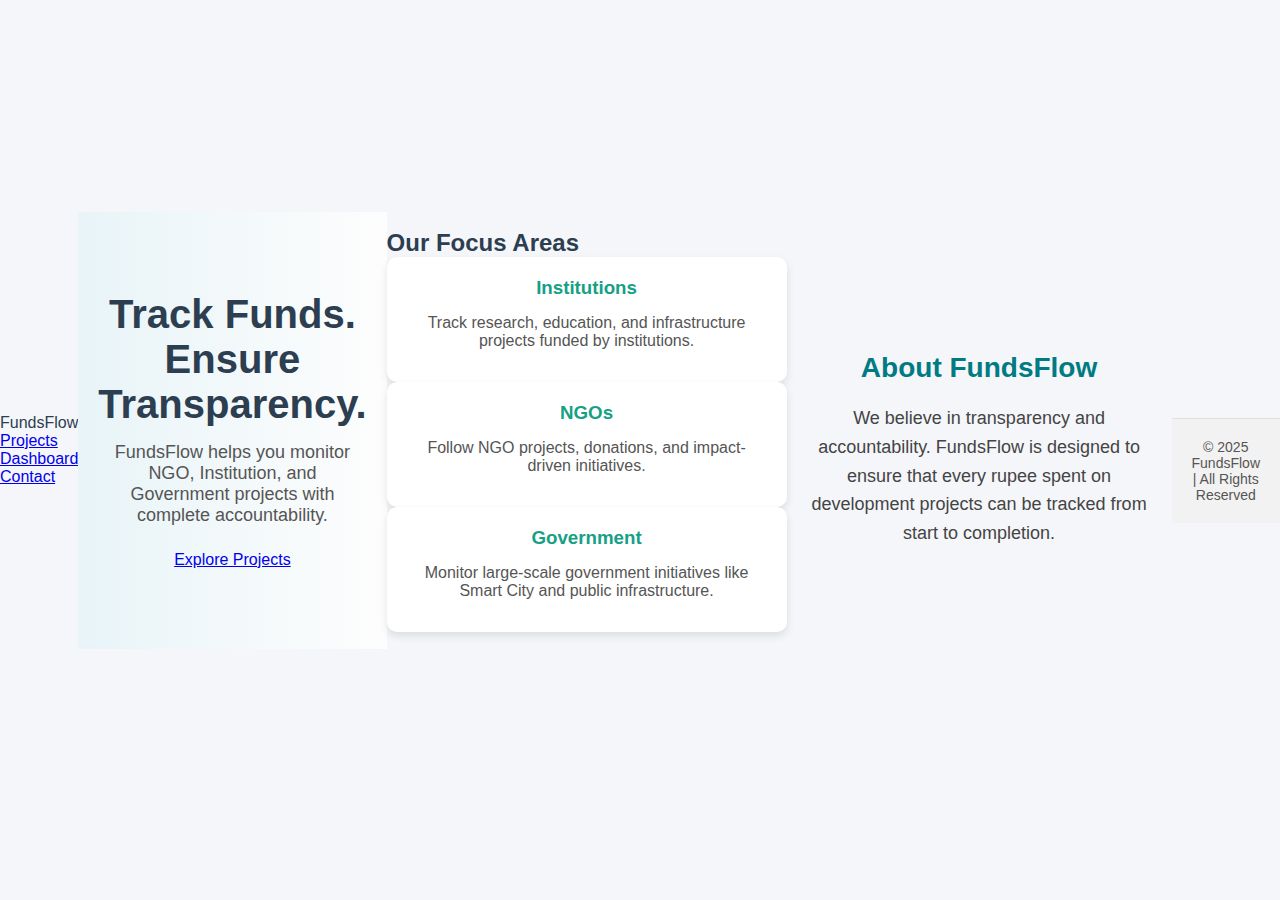
<file: index.html>
<!DOCTYPE html>
<html lang="en">
<head>
  <meta charset="UTF-8">
  <meta name="viewport" content="width=device-width, initial-scale=1.0">
  <title>FundsFlow | Landing</title>
  <link rel="stylesheet" href="style.css">
</head>
<body>
  <!-- Navbar -->
  <nav class="navbar">
    <div class="logo">FundsFlow</div>
    <ul class="nav-links">
      <li><a href="fundsflow.html">Projects</a></li>
      <li><a href="dashboard.html">Dashboard</a></li>
      <li><a href="#">Contact</a></li>
    </ul>
  </nav>

  <!-- Hero Section -->
  <section class="hero">
    <div class="hero-content">
      <h1>Track Funds. Ensure Transparency.</h1>
      <p>FundsFlow helps you monitor NGO, Institution, and Government projects with complete accountability.</p>
      <a href="fundsflow.html" class="cta-btn">Explore Projects</a>
    </div>
  </section>

  <!-- Features Section -->
  <section class="features">
    <h2>Our Focus Areas</h2>
    <div class="feature-cards">
      <div class="card">
        <h3>Institutions</h3>
        <p>Track research, education, and infrastructure projects funded by institutions.</p>
      </div>
      <div class="card">
        <h3>NGOs</h3>
        <p>Follow NGO projects, donations, and impact-driven initiatives.</p>
      </div>
      <div class="card">
        <h3>Government</h3>
        <p>Monitor large-scale government initiatives like Smart City and public infrastructure.</p>
      </div>
    </div>
  </section>

  <!-- About Section -->
  <section class="about">
    <h2>About FundsFlow</h2>
    <p>
      We believe in transparency and accountability. 
      FundsFlow is designed to ensure that every rupee spent on development projects 
      can be tracked from start to completion.
    </p>
  </section>

  <!-- Footer -->
  <footer class="footer">
    <p>© 2025 FundsFlow | All Rights Reserved</p>
  </footer>
</body>
</html>
</file>
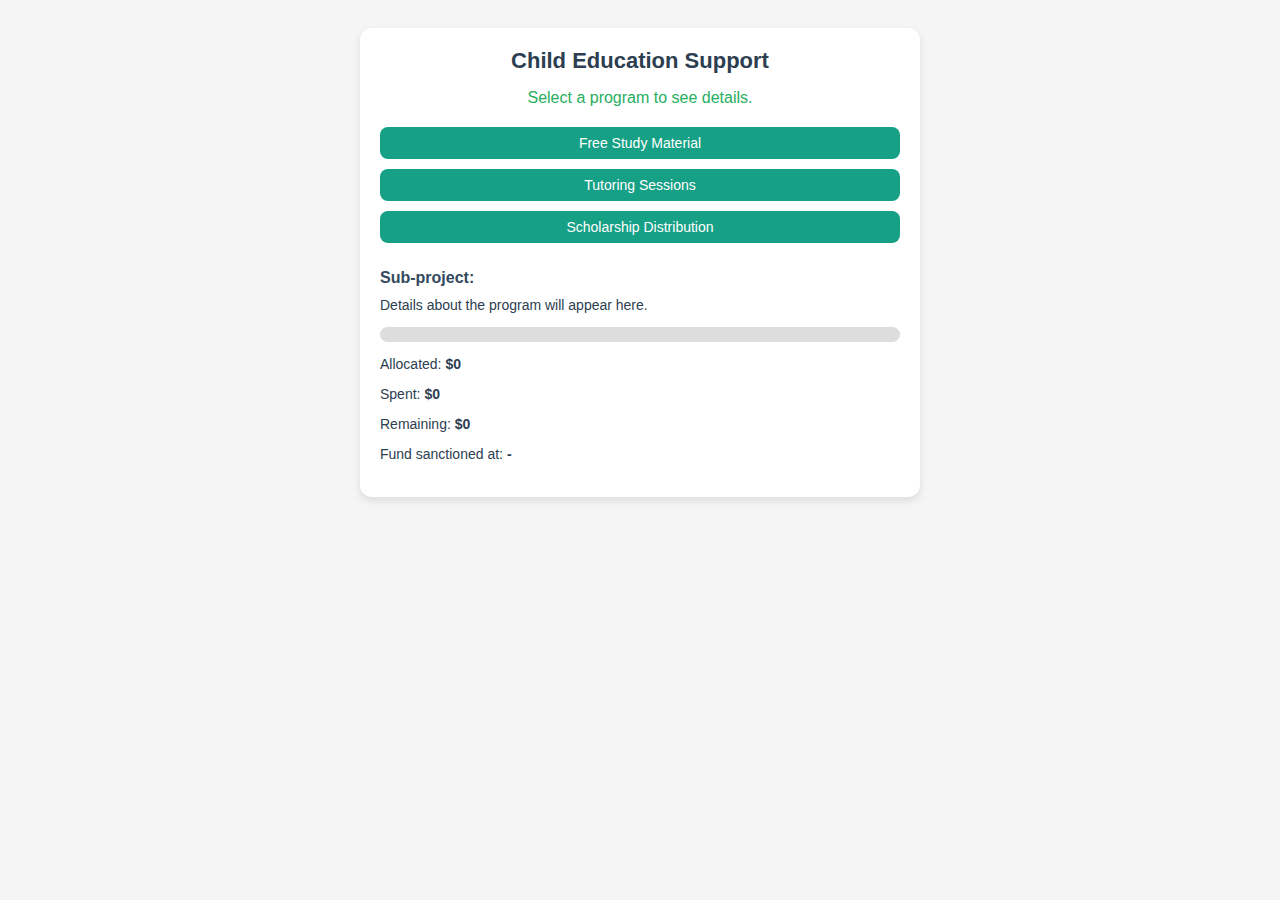
<file: child.html>
<!DOCTYPE html>
<html lang="en">
<head>
<meta charset="UTF-8">
<meta name="viewport" content="width=device-width, initial-scale=1.0">
<title>Child Education Support Dashboard</title>
<style>
  body {
    font-family: Arial, sans-serif;
    background-color: #f5f5f5;
    display: flex;
    justify-content: center;
    padding: 20px;
  }
  .card {
    background-color: #ffffff;
    border-radius: 12px;
    box-shadow: 0 4px 8px rgba(0,0,0,0.1);
    padding: 20px;
    width: 520px;
    text-align: center;
  }
  .title {
    font-size: 22px;
    font-weight: bold;
    margin-bottom: 15px;
    color: #2c3e50;
  }
  .status {
    font-size: 16px;
    margin-bottom: 15px;
    color: #27ae60;
  }
  .sub-attributes {
    display: flex;
    flex-direction: column;
    margin-top: 10px;
    text-align: left;
  }
  .sub-attributes button {
    padding: 8px 12px;
    margin: 5px 0;
    border: none;
    border-radius: 8px;
    background-color: #16a085;
    color: white;
    cursor: pointer;
    font-size: 14px;
  }
  .sub-attributes button:hover {
    background-color: #1abc9c;
  }
  .details {
    margin-top: 15px;
    text-align: left;
  }
  .details h4 {
    margin-bottom: 5px;
    color: #34495e;
  }
  .progress-container {
    background-color: #ddd;
    border-radius: 10px;
    overflow: hidden;
    height: 15px;
    margin-top: 5px;
    margin-bottom: 10px;
  }
  .progress-bar {
    height: 100%;
    width: 0%;
    background-color: #2980b9;
    transition: width 0.5s;
  }
  .funds, .description, .fund-level {
    margin-top: 10px;
    font-size: 14px;
    color: #2c3e50;
  }
  .funds span, .fund-level span {
    font-weight: bold;
  }
  .flowchart {
    display: flex;
    flex-direction: column;
    align-items: center;
    margin-top: 15px;
  }
  .flow-step {
    background-color: #ecf0f1;
    padding: 10px 12px;
    border-radius: 8px;
    width: 85%;
    text-align: center;
    margin: 5px 0;
    border: 1px solid #bdc3c7;
    position: relative;
    color: #7f8c8d;
    font-size: 14px;
  }
  .flow-step::after {
    content: "↓";
    position: absolute;
    bottom: -15px;
    left: 50%;
    transform: translateX(-50%);
    font-size: 18px;
    color: #7f8c8d;
  }
  .flow-step:last-child::after {
    content: "";
  }
  /* Status colors for flow steps */
  .completed {
    background-color: #27ae60;
    color: #fff;
    border-color: #1e8449;
  }
  .current {
    background-color: #f39c12;
    color: #fff;
    border-color: #d35400;
  }
  .upcoming {
    background-color: #ecf0f1;
    color: #7f8c8d;
    border-color: #bdc3c7;
  }
  .timestamp {
    font-size: 12px;
    margin-top: 4px;
    color: #2c3e50;
  }
</style>
</head>
<body>

<div class="card" id="eduCard">
  <div class="title">Child Education Support</div>
  <div class="status" id="statusText">Select a program to see details.</div>

  <div class="sub-attributes">
    <button class="btn" data-attr="Study Material">Free Study Material</button>
    <button class="btn" data-attr="Tutoring">Tutoring Sessions</button>
    <button class="btn" data-attr="Scholarships">Scholarship Distribution</button>
  </div>

  <div class="details" id="detailsSection">
    <h4 id="subTitle">Sub-project:</h4>
    <p class="description" id="subInfo">Details about the program will appear here.</p>

    <div class="progress-container">
      <div class="progress-bar" id="progressBar"></div>
    </div>

    <div class="funds" id="fundsInfo">
      <p>Allocated: <span id="fundAllocated">$0</span></p>
      <p>Spent: <span id="fundSpent">$0</span></p>
      <p>Remaining: <span id="fundRemaining">$0</span></p>
    </div>

    <div class="fund-level" id="fundLevel">
      Fund sanctioned at: <span id="fundLevelText">-</span>
    </div>

    <div class="flowchart" id="flowchart">
      <!-- Flowchart dynamically inserted -->
    </div>
  </div>
</div>

<script>
document.addEventListener('DOMContentLoaded', function() {
  const statusText = document.getElementById('statusText');
  const subButtons = document.querySelectorAll('.sub-attributes .btn');
  const subTitle = document.getElementById('subTitle');
  const subInfo = document.getElementById('subInfo');
  const progressBar = document.getElementById('progressBar');
  const fundAllocated = document.getElementById('fundAllocated');
  const fundSpent = document.getElementById('fundSpent');
  const fundRemaining = document.getElementById('fundRemaining');
  const fundLevelText = document.getElementById('fundLevelText');
  const flowchartDiv = document.getElementById('flowchart');

  const projectData = {
    "Study Material": {
      info: "Providing free books, stationery, and online resources.",
      progress: 45,
      funds: { allocated: 6000, spent: 2700 },
      fundLevel: "NGO Level",
      flow: [
        { step: "NGO Funding", status: "completed", time: "01 Sep 2025, 10:00 AM" },
        { step: "Procurement Team", status: "completed", time: "03 Sep 2025, 4:00 PM" },
        { step: "Local Coordinators", status: "current", time: "05 Sep 2025, 11:00 AM" },
        { step: "Distribution Centers", status: "upcoming", time: "Expected: 10 Sep 2025" },
        { step: "Students", status: "upcoming", time: "Expected: 12 Sep 2025" }
      ]
    },
    "Tutoring": {
      info: "Organizing free after-school tutoring sessions.",
      progress: 65,
      funds: { allocated: 7000, spent: 4500 },
      fundLevel: "Institution + NGO Level",
      flow: [
        { step: "Institution Grants", status: "completed", time: "02 Sep 2025, 9:00 AM" },
        { step: "Tutor Recruitment", status: "completed", time: "04 Sep 2025, 5:00 PM" },
        { step: "Scheduling", status: "current", time: "06 Sep 2025, 2:00 PM" },
        { step: "Tutoring Sessions", status: "upcoming", time: "Expected: 15 Sep 2025" },
        { step: "Students", status: "upcoming", time: "Expected: 20 Sep 2025" }
      ]
    },
    "Scholarships": {
      info: "Providing scholarships to underprivileged children.",
      progress: 30,
      funds: { allocated: 10000, spent: 2000 },
      fundLevel: "Government + NGO Level",
      flow: [
        { step: "Government Grants", status: "completed", time: "01 Sep 2025, 8:30 AM" },
        { step: "Application Collection", status: "current", time: "07 Sep 2025, 3:00 PM" },
        { step: "Verification Team", status: "upcoming", time: "Expected: 14 Sep 2025" },
        { step: "Funds Disbursement", status: "upcoming", time: "Expected: 18 Sep 2025" },
        { step: "Students", status: "upcoming", time: "Expected: 20 Sep 2025" }
      ]
    }
  };

  subButtons.forEach(btn => {
    btn.addEventListener('click', function() {
      const attr = this.getAttribute('data-attr');
      const data = projectData[attr];

      statusText.textContent = `${attr} selected!`;
      subTitle.textContent = `Sub-project: ${attr}`;
      subInfo.textContent = data.info;
      progressBar.style.width = data.progress + "%";

      fundAllocated.textContent = "$" + data.funds.allocated;
      fundSpent.textContent = "$" + data.funds.spent;
      fundRemaining.textContent = "$" + (data.funds.allocated - data.funds.spent);
      fundLevelText.textContent = data.fundLevel;

      // render flowchart
      flowchartDiv.innerHTML = '';
      data.flow.forEach(item => {
        const stepDiv = document.createElement('div');
        stepDiv.className = `flow-step ${item.status}`;
        stepDiv.innerHTML = `${item.step}<div class="timestamp">${item.time}</div>`;
        flowchartDiv.appendChild(stepDiv);
      });
    });
  });
});
</script>

</body>
</html>
</file>
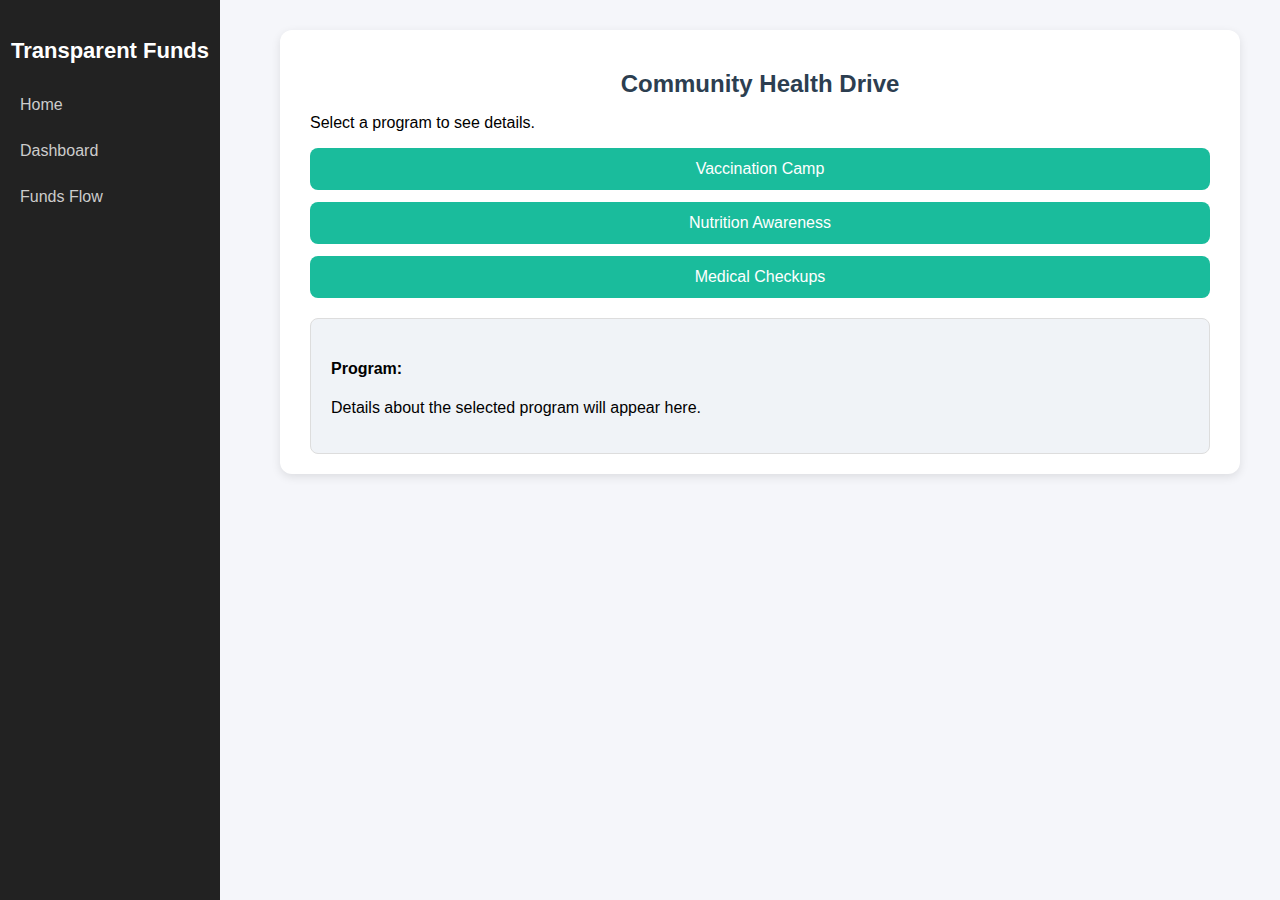
<file: comhealth.html>
<!DOCTYPE html>
<html lang="en">
<head>
  <meta charset="UTF-8">
  <meta name="viewport" content="width=device-width, initial-scale=1.0">
  <title>Community Health Drive - NGO Project</title>
  <style>
    body {
      font-family: Arial, sans-serif;
      background: #f5f6fa;
      margin: 0;
      padding: 0;
    }

    /* Sidebar */
    .sidebar {
      position: fixed;
      top: 0;
      left: 0;
      width: 220px;
      height: 100%;
      background: #222;
      padding-top: 20px;
      color: #fff;
    }
    .sidebar h2 {
      text-align: center;
      margin-bottom: 20px;
      font-size: 22px;
    }
    .sidebar a {
      display: block;
      padding: 12px 20px;
      color: #ccc;
      text-decoration: none;
      margin: 4px 0;
      border-radius: 5px;
    }
    .sidebar a.active, .sidebar a:hover {
      background: #3498db;
      color: #fff;
    }

    /* Main Content */
    .content {
      margin-left: 240px;
      padding: 30px;
    }
    .card {
      background: #fff;
      padding: 20px 30px;
      border-radius: 12px;
      box-shadow: 0 3px 10px rgba(0,0,0,0.1);
      max-width: 900px;
      margin: auto;
    }
    .card h2 {
      text-align: center;
      color: #2c3e50;
      margin-bottom: 10px;
    }

    /* Button Group */
    .btn-group {
      display: flex;
      flex-direction: column;
      gap: 12px;
      margin-bottom: 20px;
    }
    .btn-group button {
      background: #1abc9c;
      border: none;
      padding: 12px;
      border-radius: 8px;
      color: white;
      font-size: 16px;
      cursor: pointer;
      transition: 0.3s;
    }
    .btn-group button:hover {
      background: #16a085;
    }

    /* Details Section */
    .details {
      margin-top: 20px;
      padding: 20px;
      border: 1px solid #ddd;
      border-radius: 8px;
      background: #f0f3f7;
    }

    /* Flowchart */
    .flowchart {
      display: flex;
      justify-content: space-between;
      margin: 20px 0;
    }
    .step {
      text-align: center;
      flex: 1;
    }
    .circle {
      width: 40px;
      height: 40px;
      margin: auto;
      border-radius: 50%;
      background: #bdc3c7;
      line-height: 40px;
      color: #fff;
      font-weight: bold;
    }
    .step.active .circle {
      background: #16a085;
    }

    /* Timeline */
    .timeline {
      margin: 20px 0;
      padding: 15px;
      background: #fff;
      border-radius: 8px;
      border: 1px solid #ddd;
    }
    .timeline p {
      margin: 8px 0;
      font-size: 14px;
    }

    /* Feedback */
    .feedback {
      margin-top: 15px;
    }
    .feedback textarea {
      width: 100%;
      padding: 10px;
      border-radius: 6px;
      border: 1px solid #ddd;
      margin-bottom: 10px;
    }
    .feedback button {
      background: #16a085;
      color: white;
      border: none;
      padding: 10px 15px;
      border-radius: 6px;
      cursor: pointer;
    }
    .feedback button:hover {
      background: #138d75;
    }
  </style>
</head>
<body>
  <!-- Sidebar -->
  <div class="sidebar">
    <h2>Transparent Funds</h2>
    <a href="index.html">Home</a>
    <a href="dashboard.html">Dashboard</a>
    <a href="fundsflow.html">Funds Flow</a>
  </div>

  <!-- Main Content -->
  <div class="content">
    <div class="card">
      <h2>Community Health Drive</h2>
      <p>Select a program to see details.</p>

      <div class="btn-group">
        <button onclick="showDetails('Vaccination Camp')">Vaccination Camp</button>
        <button onclick="showDetails('Nutrition Awareness')">Nutrition Awareness</button>
        <button onclick="showDetails('Medical Checkups')">Medical Checkups</button>
      </div>

      <div class="details" id="details">
        <h4>Program:</h4>
        <p>Details about the selected program will appear here.</p>
      </div>
    </div>
  </div>

  <script>
    function showDetails(program) {
      const detailsBox = document.getElementById("details");
      let allocated = 0, spent = 0, date = "-", step = 0, logs = [];

      if (program === "Vaccination Camp") {
        allocated = 80000; spent = 50000; date = "2025-09-01"; step = 5;
        logs = [
          "2025-08-20 → Proposal approved by NGO Board.",
          "2025-08-25 → Verified by Health Department.",
          "2025-08-28 → ₹80,000 sanctioned to Vaccination Camp.",
          "2025-09-01 → ₹50,000 spent on vaccines & logistics.",
          "2025-09-05 → Local citizens participated, health reports uploaded."
        ];
      } else if (program === "Nutrition Awareness") {
        allocated = 40000; spent = 15000; date = "2025-09-05"; step = 3;
        logs = [
          "2025-09-01 → Proposal submitted & accepted.",
          "2025-09-03 → ₹40,000 sanctioned to Nutrition Awareness Program.",
          "2025-09-05 → ₹15,000 spent on campaign material."
        ];
      } else if (program === "Medical Checkups") {
        allocated = 60000; spent = 20000; date = "2025-09-10"; step = 4;
        logs = [
          "2025-09-02 → Proposal accepted.",
          "2025-09-04 → Verified by Health Department.",
          "2025-09-07 → ₹60,000 sanctioned.",
          "2025-09-10 → ₹20,000 spent on free health checkups."
        ];
      }

      // Flowchart
      const stages = ["Accepted","Verified","Allocated","Transferred","Utilized","Proof Uploaded","Completed"];
      let flowHTML = '<div class="flowchart">';
      stages.forEach((stage, i) => {
        flowHTML += `
          <div class="step ${i < step ? 'active' : ''}">
            <div class="circle">${i+1}</div>
            <p>${stage}</p>
          </div>
        `;
      });
      flowHTML += '</div>';

      // Timeline
      let logHTML = '<div class="timeline">';
      logs.forEach(item => {
        logHTML += <p>📌 ${item}</p>;
      });
      logHTML += '</div>';

      // Render
      detailsBox.innerHTML = `
        <h4>Program: ${program}</h4>
        <p><strong>Allocated:</strong> ₹${allocated}</p>
        <p><strong>Spent:</strong> ₹${spent}</p>
        <p><strong>Remaining:</strong> ₹${allocated - spent}</p>
        <p><strong>Fund sanctioned at:</strong> ${date}</p>
        ${flowHTML}
        ${logHTML}
        <div class="feedback">
          <h4>Feedback</h4>
          <textarea id="feedbackText" placeholder="Enter your feedback..."></textarea>
          <button onclick="submitFeedback('${program}')">Submit Feedback</button>
        </div>
      `;
    }

    function submitFeedback(program) {
      const textarea = document.getElementById("feedbackText");
      if (textarea.value.trim()) {
        alert("✅ Feedback for " + program + " submitted:\n" + textarea.value);
        textarea.value = "";
      } else {
        alert("⚠ Please enter feedback before submitting.");
      }
    }
  </script>
</body>
</html>
</file>
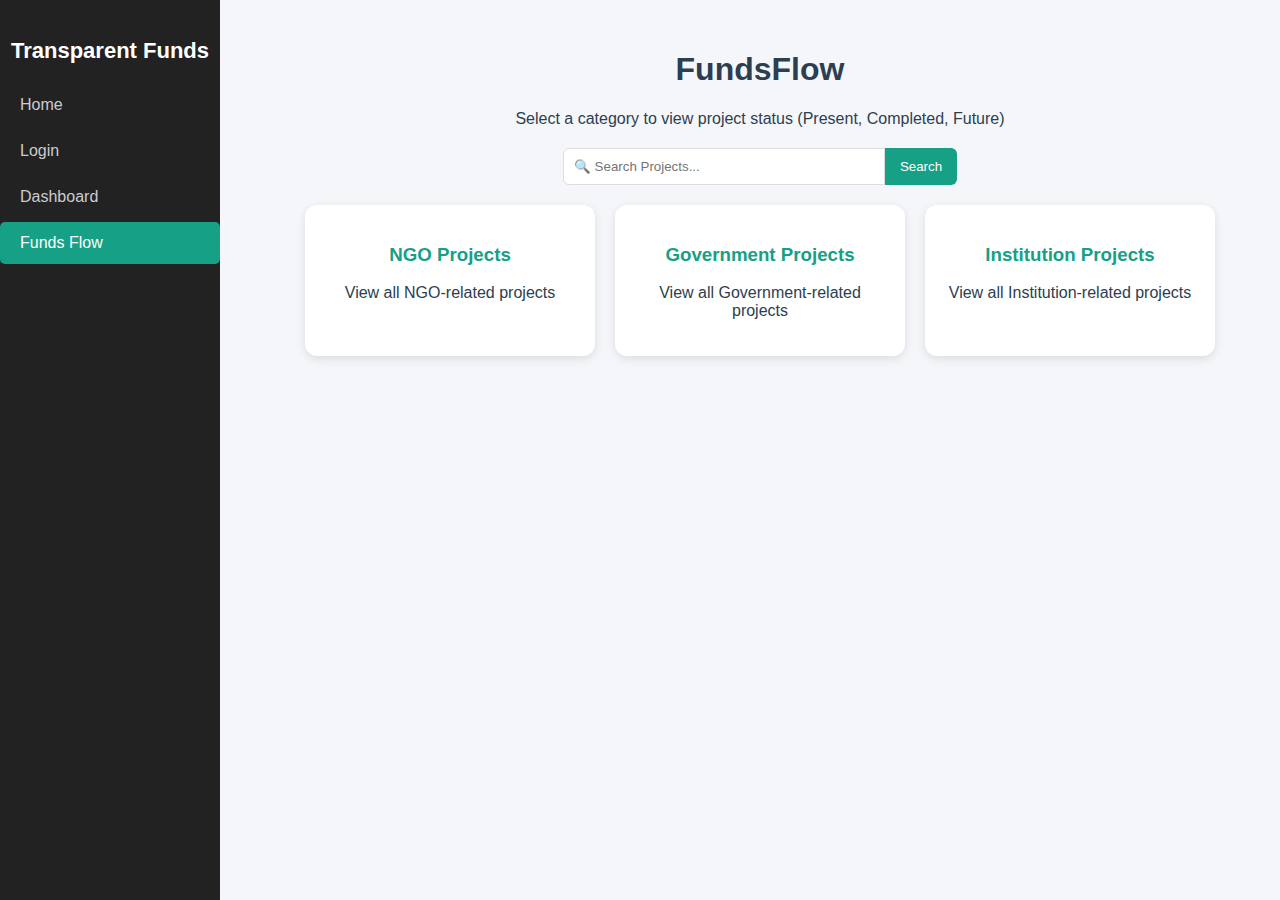
<file: fundsflow.html>
<!DOCTYPE html>
<html lang="en">
<head>
  <meta charset="UTF-8">
  <meta name="viewport" content="width=device-width, initial-scale=1.0">
  <title>FundsFlow - Transparent Funds</title>
  <style>
    body {
      font-family: Arial, sans-serif;
      margin: 0;
      padding: 0;
      background: #f5f6fa;
      color: #2c3e50;
    }

    /* Sidebar */
    .sidebar {
      position: fixed;
      top: 0;
      left: 0;
      width: 220px;
      height: 100%;
      background: #222;
      padding-top: 20px;
      color: #fff;
    }
    .sidebar h2 {
      text-align: center;
      margin-bottom: 20px;
      font-size: 22px;
    }
    .sidebar a {
      display: block;
      padding: 12px 20px;
      color: #ccc;
      text-decoration: none;
      margin: 4px 0;
      border-radius: 5px;
    }
    .sidebar a.active, .sidebar a:hover {
      background: #16a085;
      color: #fff;
    }

    /* Main */
    .content {
      margin-left: 240px;
      padding: 30px;
    }
    h1 {
      text-align: center;
      color: #2c3e50;
    }

    .search-box {
      display: flex;
      justify-content: center;
      margin: 20px 0;
    }
    .search-box input {
      width: 300px;
      padding: 10px;
      border: 1px solid #ddd;
      border-radius: 6px 0 0 6px;
      outline: none;
    }
    .search-box button {
      padding: 10px 15px;
      border: none;
      background: #16a085;
      color: #fff;
      border-radius: 0 6px 6px 0;
      cursor: pointer;
    }
    .search-box button:hover {
      background: #138d75;
    }

    /* Cards */
    .card-container {
      display: flex;
      justify-content: center;
      gap: 20px;
      flex-wrap: wrap;
    }
    .card {
      background: #fff;
      border-radius: 12px;
      padding: 20px;
      width: 250px;
      text-align: center;
      box-shadow: 0 3px 10px rgba(0,0,0,0.1);
      transition: 0.3s;
    }
    .card h3 {
      color: #16a085;
    }
    .card:hover {
      transform: translateY(-5px);
      box-shadow: 0 5px 15px rgba(0,0,0,0.2);
    }
  </style>
</head>
<body>
  <!-- Sidebar -->
  <div class="sidebar">
    <h2>Transparent Funds</h2>
    <a href="index.html">Home</a>
    <a href="login.html">Login</a>
    <a href="dashboard.html">Dashboard</a>
    <a href="fundsflow.html" class="active">Funds Flow</a>
  </div>

  <!-- Content -->
  <div class="content">
    <h1>FundsFlow</h1>
    <p style="text-align:center;">Select a category to view project status (Present, Completed, Future)</p>

    <!-- Search -->
    <div class="search-box">
      <input type="text" id="searchInput" placeholder="🔍 Search Projects...">
      <button onclick="searchProjects()">Search</button>
    </div>

    <!-- Cards -->
    <div class="card-container" id="projectCards">
      <div class="card">
        <h3>NGO Projects</h3>
        <p>View all NGO-related projects</p>
      </div>
      <div class="card">
        <h3>Government Projects</h3>
        <p>View all Government-related projects</p>
      </div>
      <div class="card">
        <h3>Institution Projects</h3>
        <p>View all Institution-related projects</p>
      </div>
    </div>
  </div>

  <script>
    function searchProjects() {
      const query = document.getElementById("searchInput").value.toLowerCase();
      const cards = document.querySelectorAll(".card");
      cards.forEach(card => {
        const text = card.innerText.toLowerCase();
        card.style.display = text.includes(query) ? "block" : "none";
      });
    }
  </script>
</body>
</html>
</file>
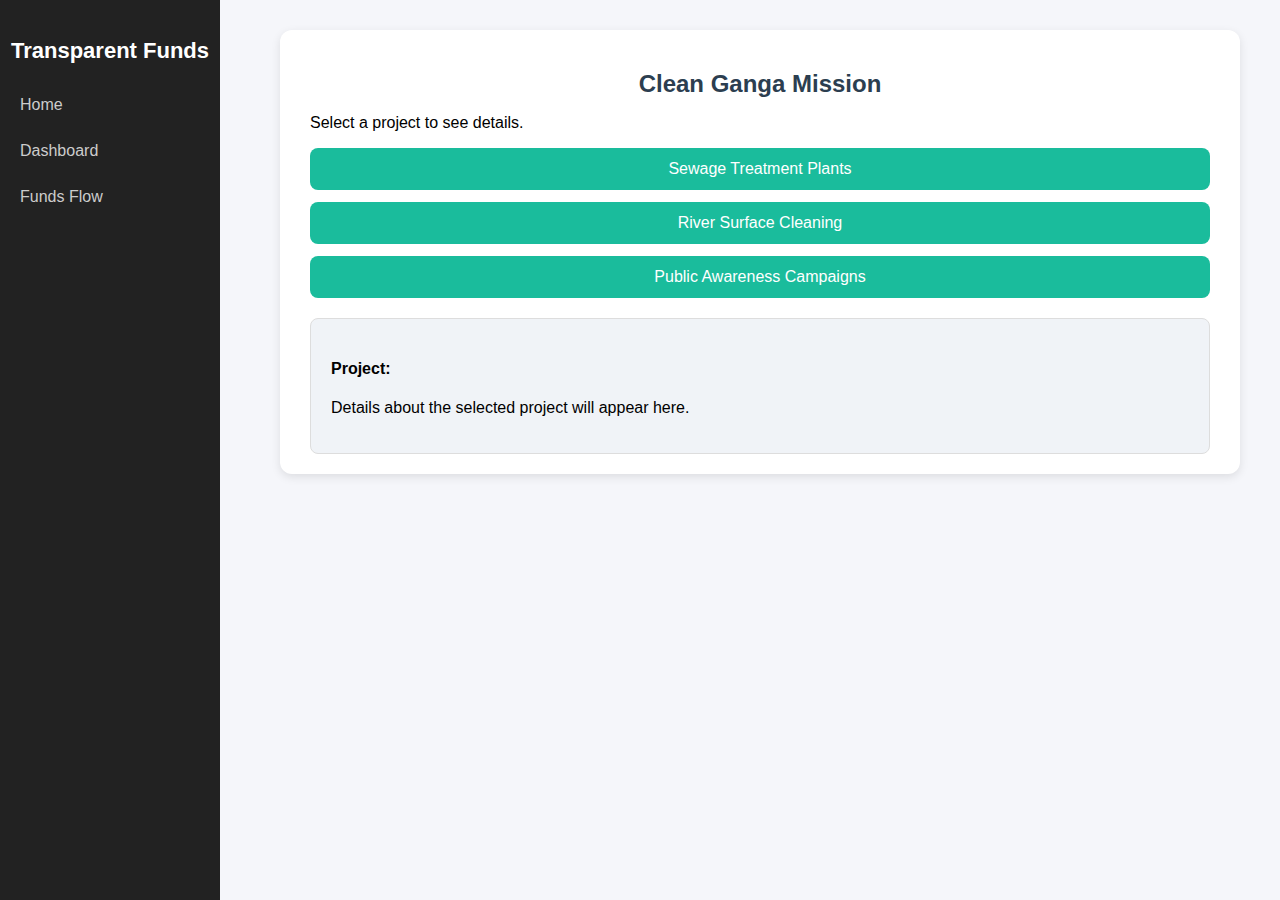
<file: ganga.html>
<!DOCTYPE html>
<html lang="en">
<head>
  <meta charset="UTF-8">
  <meta name="viewport" content="width=device-width, initial-scale=1.0">
  <title>Clean Ganga Mission - Government Project</title>
  <style>
    body {
      font-family: Arial, sans-serif;
      background: #f5f6fa;
      margin: 0;
      padding: 0;
    }

    /* Sidebar */
    .sidebar {
      position: fixed;
      top: 0;
      left: 0;
      width: 220px;
      height: 100%;
      background: #222;
      padding-top: 20px;
      color: #fff;
    }
    .sidebar h2 {
      text-align: center;
      margin-bottom: 20px;
      font-size: 22px;
    }
    .sidebar a {
      display: block;
      padding: 12px 20px;
      color: #ccc;
      text-decoration: none;
      margin: 4px 0;
      border-radius: 5px;
    }
    .sidebar a.active, .sidebar a:hover {
      background: #3498db;
      color: #fff;
    }

    /* Main Content */
    .content {
      margin-left: 240px;
      padding: 30px;
    }
    .card {
      background: #fff;
      padding: 20px 30px;
      border-radius: 12px;
      box-shadow: 0 3px 10px rgba(0,0,0,0.1);
      max-width: 900px;
      margin: auto;
    }
    .card h2 {
      text-align: center;
      color: #2c3e50;
      margin-bottom: 10px;
    }

    /* Button Group */
    .btn-group {
      display: flex;
      flex-direction: column;
      gap: 12px;
      margin-bottom: 20px;
    }
    .btn-group button {
      background: #1abc9c;
      border: none;
      padding: 12px;
      border-radius: 8px;
      color: white;
      font-size: 16px;
      cursor: pointer;
      transition: 0.3s;
    }
    .btn-group button:hover {
      background: #16a085;
    }

    /* Details Section */
    .details {
      margin-top: 20px;
      padding: 20px;
      border: 1px solid #ddd;
      border-radius: 8px;
      background: #f0f3f7;
    }

    /* Flowchart */
    .flowchart {
      display: flex;
      justify-content: space-between;
      margin: 20px 0;
    }
    .step {
      text-align: center;
      flex: 1;
    }
    .circle {
      width: 40px;
      height: 40px;
      margin: auto;
      border-radius: 50%;
      background: #bdc3c7;
      line-height: 40px;
      color: #fff;
      font-weight: bold;
    }
    .step.active .circle {
      background: #16a085;
    }

    /* Timeline */
    .timeline {
      margin: 20px 0;
      padding: 15px;
      background: #fff;
      border-radius: 8px;
      border: 1px solid #ddd;
    }
    .timeline p {
      margin: 8px 0;
      font-size: 14px;
    }

    /* Feedback */
    .feedback {
      margin-top: 15px;
    }
    .feedback textarea {
      width: 100%;
      padding: 10px;
      border-radius: 6px;
      border: 1px solid #ddd;
      margin-bottom: 10px;
    }
    .feedback button {
      background: #16a085;
      color: white;
      border: none;
      padding: 10px 15px;
      border-radius: 6px;
      cursor: pointer;
    }
    .feedback button:hover {
      background: #138d75;
    }
  </style>
</head>
<body>
  <!-- Sidebar -->
  <div class="sidebar">
    <h2>Transparent Funds</h2>
    <a href="index.html">Home</a>
    <a href="dashboard.html">Dashboard</a>
    <a href="fundsflow.html">Funds Flow</a>
  </div>

  <!-- Main Content -->
  <div class="content">
    <div class="card">
      <h2>Clean Ganga Mission</h2>
      <p>Select a project to see details.</p>

      <div class="btn-group">
        <button onclick="showDetails('Sewage Treatment Plants')">Sewage Treatment Plants</button>
        <button onclick="showDetails('River Surface Cleaning')">River Surface Cleaning</button>
        <button onclick="showDetails('Public Awareness Campaigns')">Public Awareness Campaigns</button>
      </div>

      <div class="details" id="details">
        <h4>Project:</h4>
        <p>Details about the selected project will appear here.</p>
      </div>
    </div>
  </div>

  <script>
    function showDetails(project) {
      const detailsBox = document.getElementById("details");
      let allocated = 0, spent = 0, date = "-", step = 0, logs = [];

      if (project === "Sewage Treatment Plants") {
        allocated = 800000; spent = 450000; date = "2025-07-20"; step = 5;
        logs = [
          "2025-07-01 → Proposal approved by National Ganga Council.",
          "2025-07-05 → Verified by Ministry of Jal Shakti.",
          "2025-07-10 → ₹8,00,000 sanctioned for STP construction.",
          "2025-07-15 → ₹4,50,000 spent on construction and machinery.",
          "2025-07-20 → NGO partner uploaded proof of installation."
        ];
      } else if (project === "River Surface Cleaning") {
        allocated = 300000; spent = 120000; date = "2025-08-01"; step = 4;
        logs = [
          "2025-07-20 → Proposal approved by State River Authority.",
          "2025-07-25 → Verified by Pollution Control Board.",
          "2025-07-30 → ₹3,00,000 sanctioned for river cleaning boats.",
          "2025-08-01 → ₹1,20,000 spent on equipment and manpower."
        ];
      } else if (project === "Public Awareness Campaigns") {
        allocated = 150000; spent = 50000; date = "2025-08-10"; step = 3;
        logs = [
          "2025-07-28 → Proposal submitted to National Mission for Clean Ganga.",
          "2025-08-05 → ₹1,50,000 sanctioned for awareness drives.",
          "2025-08-10 → ₹50,000 spent on workshops and school campaigns."
        ];
      }

      // Flowchart
      const stages = ["Accepted","Verified","Allocated","Transferred","Utilized","Proof Uploaded","Completed"];
      let flowHTML = '<div class="flowchart">';
      stages.forEach((stage, i) => {
        flowHTML += `
          <div class="step ${i < step ? 'active' : ''}">
            <div class="circle">${i+1}</div>
            <p>${stage}</p>
          </div>
        `;
      });
      flowHTML += '</div>';

      // Timeline
      let logHTML = '<div class="timeline">';
      logs.forEach(item => {
        logHTML += <p>📌 ${item}</p>;
      });
      logHTML += '</div>';

      // Render
      detailsBox.innerHTML = `
        <h4>Project: ${project}</h4>
        <p><strong>Allocated:</strong> ₹${allocated}</p>
        <p><strong>Spent:</strong> ₹${spent}</p>
        <p><strong>Remaining:</strong> ₹${allocated - spent}</p>
        <p><strong>Fund sanctioned at:</strong> ${date}</p>
        ${flowHTML}
        ${logHTML}
        <div class="feedback">
          <h4>Feedback</h4>
          <textarea id="feedbackText" placeholder="Enter your feedback..."></textarea>
          <button onclick="submitFeedback('${project}')">Submit Feedback</button>
        </div>
      `;
    }

    function submitFeedback(project) {
      const textarea = document.getElementById("feedbackText");
      if (textarea.value.trim()) {
        alert("✅ Feedback for " + project + " submitted:\n" + textarea.value);
        textarea.value = "";
      } else {
        alert("⚠ Please enter feedback before submitting.");
      }
    }
  </script>
</body>
</html>
</file>
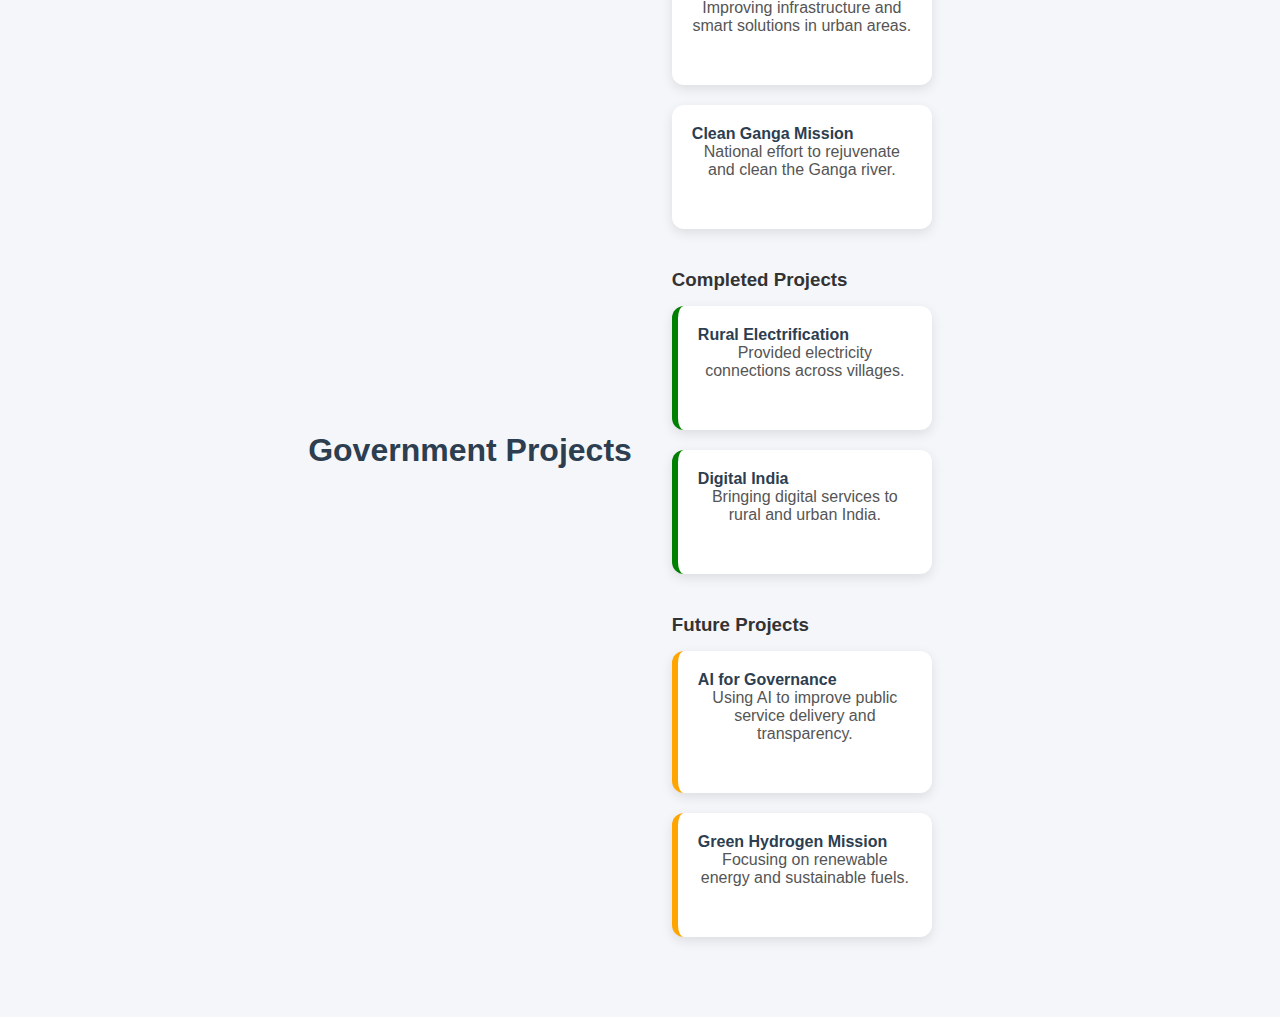
<file: government.html>
<!DOCTYPE html>
<html lang="en">
<head>
  <meta charset="UTF-8">
  <meta name="viewport" content="width=device-width, initial-scale=1.0">
  <title>Government Projects</title>
  <link rel="stylesheet" href="style.css">
</head>
<body>
  <header>
    <h1>Government Projects</h1>

     </header>

  <div class="ngo-container">
    

    <!-- Present Projects -->
    <section>
      <h3>Present Projects</h3>
      <div class="project-grid">
        <div class="project-card">
            <a href="comhealth.html" class="category-card"></a>
          <h4>Smart City Mission</h4>
        <p>Improving infrastructure and smart solutions in urban areas.</p>
  
        </div>
        <div class="project-card">
             <a href="child.html" class="category-card"></a>
         <h4>Clean Ganga Mission</h4>
        <p>National effort to rejuvenate and clean the Ganga river.</p>
        </div>
      </div>
    </section>

    <!-- Completed Projects -->
    <section>
      <h3>Completed Projects</h3>
      <div class="project-grid">
        <div class="project-card completed">
          <h4>Rural Electrification</h4>
        <p>Provided electricity connections across villages.</p>

        </div>
        <div class="project-card completed">
  <h4>Digital India</h4>
        <p>Bringing digital services to rural and urban India.</p>

        </div>
      </div>
    </section>

    <!-- Future Projects -->
    <section>
      <h3>Future Projects</h3>
      <div class="project-grid">
        <div class="project-card future">
          <h4>AI for Governance</h4>
        <p>Using AI to improve public service delivery and transparency.</p>

        </div>
        <div class="project-card future">
<h4>Green Hydrogen Mission</h4>
        <p>Focusing on renewable energy and sustainable fuels.</p>

        </div>
      </div>
    </section>
  </div>
   <script src="bnb.js/ngo.js"></script>

</body>
</html>
</file>
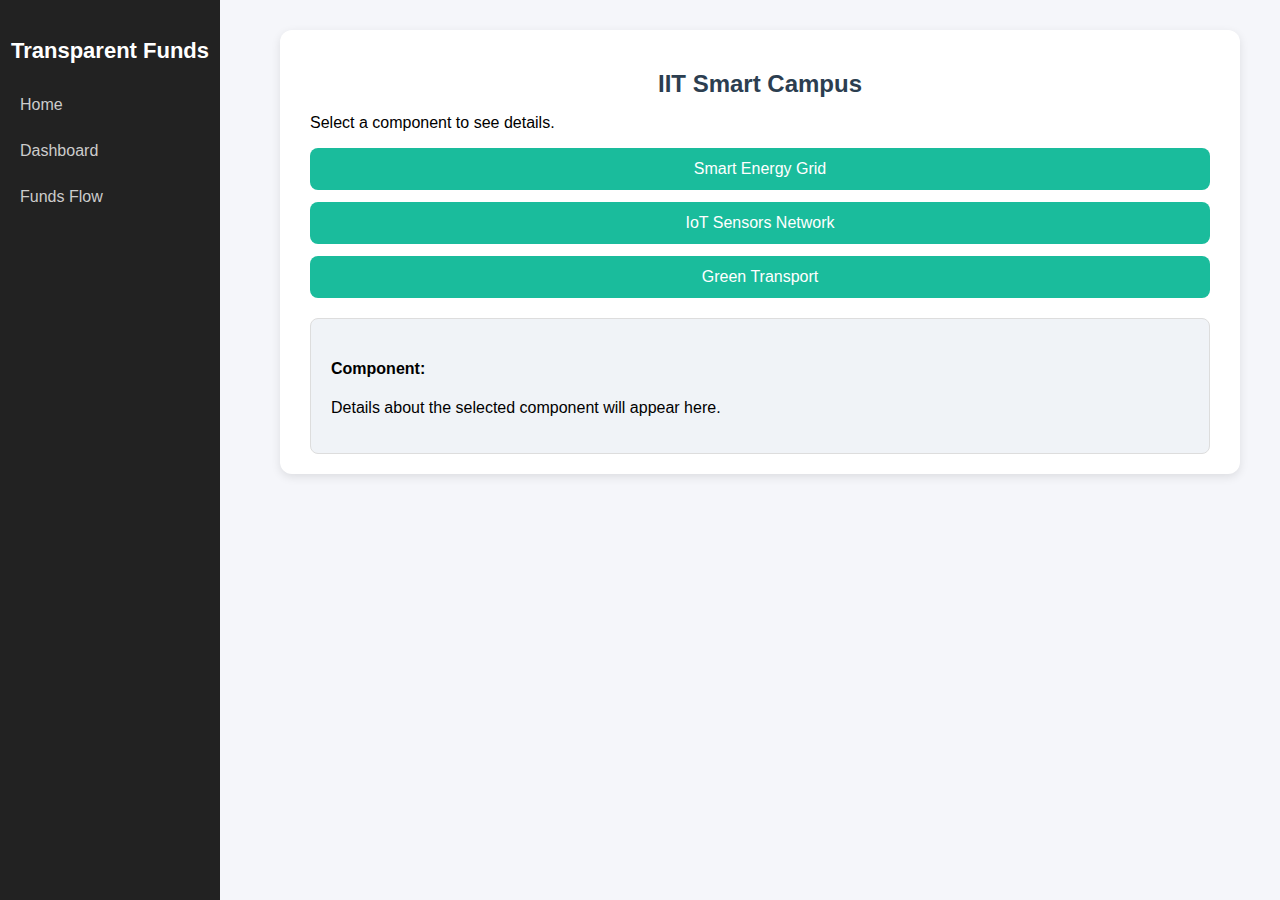
<file: iit.html>
<!DOCTYPE html>
<html lang="en">
<head>
  <meta charset="UTF-8">
  <meta name="viewport" content="width=device-width, initial-scale=1.0">
  <title>IIT Smart Campus - Institution Project</title>
  <style>
    body {
      font-family: Arial, sans-serif;
      background: #f5f6fa;
      margin: 0;
      padding: 0;
    }

    /* Sidebar */
    .sidebar {
      position: fixed;
      top: 0;
      left: 0;
      width: 220px;
      height: 100%;
      background: #222;
      padding-top: 20px;
      color: #fff;
    }
    .sidebar h2 {
      text-align: center;
      margin-bottom: 20px;
      font-size: 22px;
    }
    .sidebar a {
      display: block;
      padding: 12px 20px;
      color: #ccc;
      text-decoration: none;
      margin: 4px 0;
      border-radius: 5px;
    }
    .sidebar a.active, .sidebar a:hover {
      background: #3498db;
      color: #fff;
    }

    /* Main Content */
    .content {
      margin-left: 240px;
      padding: 30px;
    }
    .card {
      background: #fff;
      padding: 20px 30px;
      border-radius: 12px;
      box-shadow: 0 3px 10px rgba(0,0,0,0.1);
      max-width: 900px;
      margin: auto;
    }
    .card h2 {
      text-align: center;
      color: #2c3e50;
      margin-bottom: 10px;
    }

    /* Button Group */
    .btn-group {
      display: flex;
      flex-direction: column;
      gap: 12px;
      margin-bottom: 20px;
    }
    .btn-group button {
      background: #1abc9c;
      border: none;
      padding: 12px;
      border-radius: 8px;
      color: white;
      font-size: 16px;
      cursor: pointer;
      transition: 0.3s;
    }
    .btn-group button:hover {
      background: #16a085;
    }

    /* Details Section */
    .details {
      margin-top: 20px;
      padding: 20px;
      border: 1px solid #ddd;
      border-radius: 8px;
      background: #f0f3f7;
    }

    /* Flowchart */
    .flowchart {
      display: flex;
      justify-content: space-between;
      margin: 20px 0;
    }
    .step {
      text-align: center;
      flex: 1;
    }
    .circle {
      width: 40px;
      height: 40px;
      margin: auto;
      border-radius: 50%;
      background: #bdc3c7;
      line-height: 40px;
      color: #fff;
      font-weight: bold;
    }
    .step.active .circle {
      background: #16a085;
    }

    /* Timeline */
    .timeline {
      margin: 20px 0;
      padding: 15px;
      background: #fff;
      border-radius: 8px;
      border: 1px solid #ddd;
    }
    .timeline p {
      margin: 8px 0;
      font-size: 14px;
    }

    /* Feedback */
    .feedback {
      margin-top: 15px;
    }
    .feedback textarea {
      width: 100%;
      padding: 10px;
      border-radius: 6px;
      border: 1px solid #ddd;
      margin-bottom: 10px;
    }
    .feedback button {
      background: #16a085;
      color: white;
      border: none;
      padding: 10px 15px;
      border-radius: 6px;
      cursor: pointer;
    }
    .feedback button:hover {
      background: #138d75;
    }
  </style>
</head>
<body>
  <!-- Sidebar -->
  <div class="sidebar">
    <h2>Transparent Funds</h2>
    <a href="index.html">Home</a>
    <a href="dashboard.html">Dashboard</a>
    <a href="fundsflow.html">Funds Flow</a>
  </div>

  <!-- Main Content -->
  <div class="content">
    <div class="card">
      <h2>IIT Smart Campus</h2>
      <p>Select a component to see details.</p>

      <div class="btn-group">
        <button onclick="showDetails('Smart Energy Grid')">Smart Energy Grid</button>
        <button onclick="showDetails('IoT Sensors Network')">IoT Sensors Network</button>
        <button onclick="showDetails('Green Transport')">Green Transport</button>
      </div>

      <div class="details" id="details">
        <h4>Component:</h4>
        <p>Details about the selected component will appear here.</p>
      </div>
    </div>
  </div>

  <script>
    function showDetails(component) {
      const detailsBox = document.getElementById("details");
      let allocated = 0, spent = 0, date = "-", step = 0, logs = [];

      if (component === "Smart Energy Grid") {
        allocated = 200000; spent = 125000; date = "2025-08-25"; step = 5;
        logs = [
          "2025-08-10 → Proposal approved by IIT Senate.",
          "2025-08-12 → Verified by Ministry of Power.",
          "2025-08-15 → ₹2,00,000 sanctioned for Smart Energy Grid.",
          "2025-08-20 → ₹1,25,000 utilized for solar panels & battery systems.",
          "2025-08-25 → Proof of purchase uploaded."
        ];
      } else if (component === "IoT Sensors Network") {
        allocated = 150000; spent = 80000; date = "2025-09-01"; step = 4;
        logs = [
          "2025-08-18 → Proposal approved by IIT Administration.",
          "2025-08-22 → Verified by Ministry of Electronics & IT.",
          "2025-08-28 → ₹1,50,000 sanctioned for IoT deployment.",
          "2025-09-01 → ₹80,000 spent on sensors & gateways."
        ];
      } else if (component === "Green Transport") {
        allocated = 120000; spent = 45000; date = "2025-09-05"; step = 3;
        logs = [
          "2025-08-25 → Proposal approved for electric shuttle buses.",
          "2025-08-30 → ₹1,20,000 sanctioned for Green Transport.",
          "2025-09-05 → ₹45,000 spent on EV charging stations."
        ];
      }

      // Flowchart
      const stages = ["Accepted","Verified","Allocated","Transferred","Utilized","Proof Uploaded","Completed"];
      let flowHTML = '<div class="flowchart">';
      stages.forEach((stage, i) => {
        flowHTML += `
          <div class="step ${i < step ? 'active' : ''}">
            <div class="circle">${i+1}</div>
            <p>${stage}</p>
          </div>
        `;
      });
      flowHTML += '</div>';

      // Timeline
      let logHTML = '<div class="timeline">';
      logs.forEach(item => {
        logHTML += <p>📌 ${item}</p>;
      });
      logHTML += '</div>';

      // Render
      detailsBox.innerHTML = `
        <h4>Component: ${component}</h4>
        <p><strong>Allocated:</strong> ₹${allocated}</p>
        <p><strong>Spent:</strong> ₹${spent}</p>
        <p><strong>Remaining:</strong> ₹${allocated - spent}</p>
        <p><strong>Fund sanctioned at:</strong> ${date}</p>
        ${flowHTML}
        ${logHTML}
        <div class="feedback">
          <h4>Feedback</h4>
          <textarea id="feedbackText" placeholder="Enter your feedback..."></textarea>
          <button onclick="submitFeedback('${component}')">Submit Feedback</button>
        </div>
      `;
    }

    function submitFeedback(component) {
      const textarea = document.getElementById("feedbackText");
      if (textarea.value.trim()) {
        alert("✅ Feedback for " + component + " submitted:\n" + textarea.value);
        textarea.value = "";
      } else {
        alert("⚠ Please enter feedback before submitting.");
      }
    }
  </script>
</body>
</html>
</file>
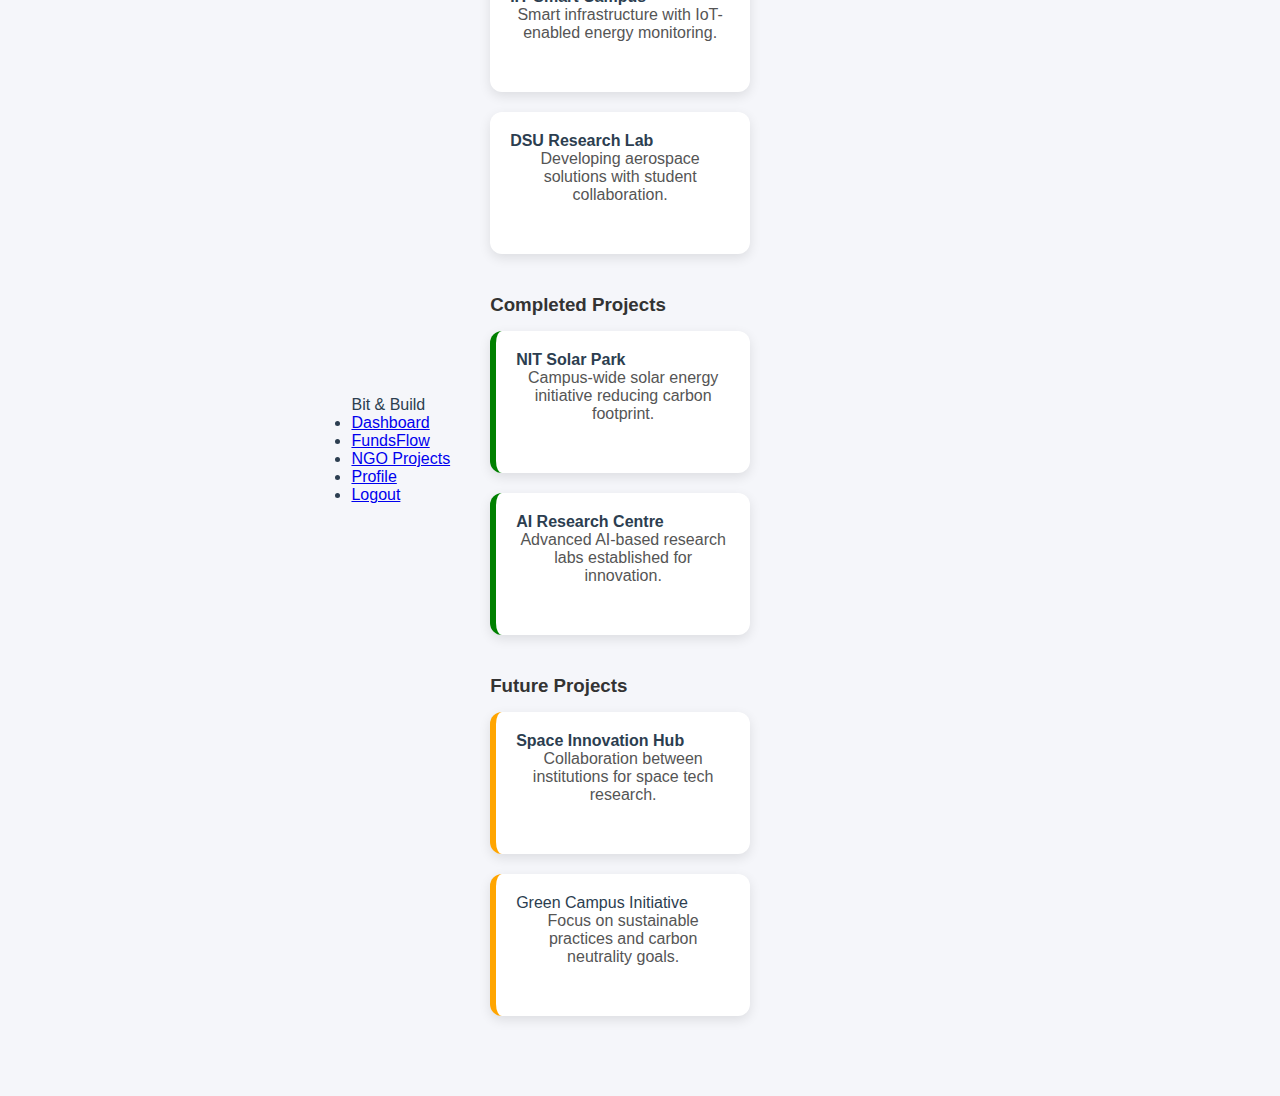
<file: institutions.html>
<!DOCTYPE html>
<html lang="en">
<head>
  <meta charset="UTF-8">
  <meta name="viewport" content="width=device-width, initial-scale=1.0">
  <title>NGO Projects - Bit and Build</title>
  <link rel="stylesheet" href="style.css">
</head>
<body>
  <nav class="navbar">
    <div class="logo">Bit & Build</div>
    <ul class="nav-links">
      <li><a href="#">Dashboard</a></li>
      <li><a href="#">FundsFlow</a></li>
      <li><a href="#" class="active">NGO Projects</a></li>
      <li><a href="#">Profile</a></li>
      <li><a href="#">Logout</a></li>
    </ul>
  </nav>

  <div class="ngo-container">
    <h2>Institutional Projects</h2>
    <p>Explore Present, Completed, and Future NGO Initiatives</p>

    <!-- Present Projects -->
    <section>
      <h3>Present Projects</h3>
      <div class="project-grid">
        <div class="project-card">
            <a href="comhealth.html" class="category-card"></a>
          <h4>IIT Smart Campus</h4>
        <p>Smart infrastructure with IoT-enabled energy monitoring.</p>


        </div>
        <div class="project-card">
             <a href="child.html" class="category-card"></a>
          <h4>DSU Research Lab</h4>
        <p>Developing aerospace solutions with student collaboration.</p>

        </div>
      </div>
    </section>

    <!-- Completed Projects -->
    <section>
      <h3>Completed Projects</h3>
      <div class="project-grid">
        <div class="project-card completed">
          <h4>NIT Solar Park</h4>
        <p>Campus-wide solar energy initiative reducing carbon footprint.</p>
      
        </div>
        <div class="project-card completed">
           <h4>AI Research Centre</h4>
        <p>Advanced AI-based research labs established for innovation.</p>

        </div>
      </div>
    </section>

    <!-- Future Projects -->
    <section>
      <h3>Future Projects</h3>
      <div class="project-grid">
        <div class="project-card future">
           <h4>Space Innovation Hub</h4>
        <p>Collaboration between institutions for space tech research.</p>

        </div>
        <div class="project-card future">
           <h>Green Campus Initiative</h4>
        <p>Focus on sustainable practices and carbon neutrality goals.</p>
        </div>
      </div>
    </section>
  </div>
   <script src="bnb.js/ngo.js"></script>
</body>
</html>
</file>
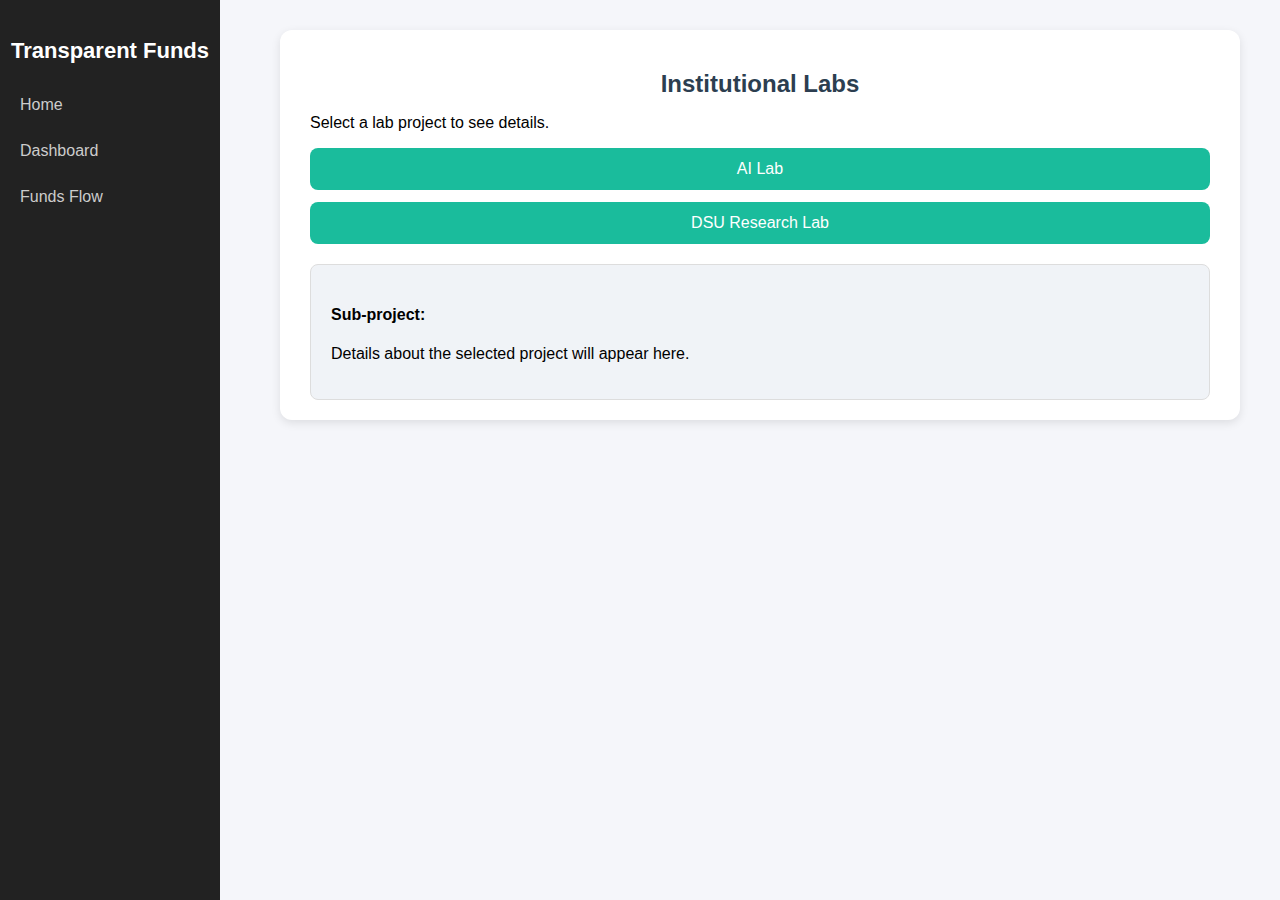
<file: lab.html>
<!DOCTYPE html>
<html lang="en">
<head>
  <meta charset="UTF-8">
  <meta name="viewport" content="width=device-width, initial-scale=1.0">
  <title>Institutional Labs</title>
  <style>
    body {
      font-family: Arial, sans-serif;
      background: #f5f6fa;
      margin: 0;
      padding: 0;
    }

    /* Sidebar */
    .sidebar {
      position: fixed;
      top: 0;
      left: 0;
      width: 220px;
      height: 100%;
      background: #222;
      padding-top: 20px;
      color: #fff;
    }
    .sidebar h2 {
      text-align: center;
      margin-bottom: 20px;
      font-size: 22px;
    }
    .sidebar a {
      display: block;
      padding: 12px 20px;
      color: #ccc;
      text-decoration: none;
      margin: 4px 0;
      border-radius: 5px;
    }
    .sidebar a.active, .sidebar a:hover {
      background: #3498db;
      color: #fff;
    }

    /* Main */
    .content {
      margin-left: 240px;
      padding: 30px;
    }
    .card {
      background: #fff;
      padding: 20px 30px;
      border-radius: 12px;
      box-shadow: 0 3px 10px rgba(0,0,0,0.1);
      max-width: 900px;
      margin: auto;
    }
    .card h2 {
      text-align: center;
      color: #2c3e50;
      margin-bottom: 10px;
    }

    .btn-group {
      display: flex;
      flex-direction: column;
      gap: 12px;
      margin-bottom: 20px;
    }
    .btn-group button {
      background: #1abc9c;
      border: none;
      padding: 12px;
      border-radius: 8px;
      color: white;
      font-size: 16px;
      cursor: pointer;
      transition: 0.3s;
    }
    .btn-group button:hover {
      background: #16a085;
    }

    .details {
      margin-top: 20px;
      padding: 20px;
      border: 1px solid #ddd;
      border-radius: 8px;
      background: #f0f3f7;
    }

    /* Flowchart */
    .flowchart {
      display: flex;
      justify-content: space-between;
      margin: 20px 0;
    }
    .step {
      text-align: center;
      flex: 1;
    }
    .circle {
      width: 40px;
      height: 40px;
      margin: auto;
      border-radius: 50%;
      background: #bdc3c7;
      line-height: 40px;
      color: #fff;
      font-weight: bold;
    }
    .step.active .circle {
      background: #16a085;
    }

    /* Timeline */
    .timeline {
      margin: 20px 0;
      padding: 15px;
      background: #fff;
      border-radius: 8px;
      border: 1px solid #ddd;
    }
    .timeline p {
      margin: 8px 0;
      font-size: 14px;
    }

    /* Feedback */
    .feedback {
      margin-top: 15px;
    }
    .feedback textarea {
      width: 100%;
      padding: 10px;
      border-radius: 6px;
      border: 1px solid #ddd;
      margin-bottom: 10px;
    }
    .feedback button {
      background: #16a085;
      color: white;
      border: none;
      padding: 10px 15px;
      border-radius: 6px;
      cursor: pointer;
    }
    .feedback button:hover {
      background: #138d75;
    }
  </style>
</head>
<body>
  <!-- Sidebar -->
  <div class="sidebar">
    <h2>Transparent Funds</h2>
    <a href="index.html">Home</a>  
    <a href="dashboard.html">Dashboard</a>
    <a href="fundsflow.html">Funds Flow</a>
    
  </div>

  <!-- Main -->
  <div class="content">
    <div class="card">
      <h2>Institutional Labs</h2>
      <p>Select a lab project to see details.</p>

      <div class="btn-group">
        <button onclick="showDetails('AI Lab')">AI Lab</button>
        <button onclick="showDetails('DSU Research Lab')">DSU Research Lab</button>
      </div>

      <div class="details" id="details">
        <h4>Sub-project:</h4>
        <p>Details about the selected project will appear here.</p>
      </div>
    </div>
  </div>

  <script>
    function showDetails(project) {
      const detailsBox = document.getElementById("details");
      let allocated = 0, spent = 0, date = "-", step = 0, logs = [];

      if (project === "AI Lab") {
        allocated = 100000; spent = 60000; date = "2025-09-01"; step = 5;
        logs = [
          "2025-08-01 10:30 → Proposal accepted by AICTE.",
          "2025-08-05 15:00 → Verified by Govt. of Karnataka, Dept. of Higher Education.",
          "2025-08-10 12:00 → ₹1,00,000 sanctioned, transferred to AI Lab Account.",
          "2025-08-15 09:15 → ₹60,000 utilized for equipment purchase.",
          "2025-08-25 17:30 → NGO Partner audited and confirmed expenditure."
        ];
      } else if (project === "DSU Research Lab") {
        allocated = 50000; spent = 20000; date = "2025-09-10"; step = 4;
        logs = [
          "2025-09-01 10:30 → Project proposal accepted by AICTE.",
          "2025-09-05 15:00 → Verified by Govt. of Karnataka, Dept. of Higher Education.",
          "2025-09-08 12:00 → ₹50,000 sanctioned, transferred to DSU Research Lab.",
          "2025-09-12 09:15 → ₹20,000 utilized for lab setup (Proof uploaded)."
        ];
      }

      // Flowchart
      const stages = ["Accepted","Verified","Allocated","Transferred","Utilized","Proof Uploaded","Completed"];
      let flowHTML = '<div class="flowchart">';
      stages.forEach((stage, i) => {
        flowHTML += `
          <div class="step ${i < step ? 'active' : ''}">
            <div class="circle">${i+1}</div>
            <p>${stage}</p>
          </div>
        `;
      });
      flowHTML += '</div>';

      // Timeline
      let logHTML = '<div class="timeline">';
      logs.forEach(item => {
        logHTML += <p>📌 ${item}</p>;
      });
      logHTML += '</div>';

      // Render everything
      detailsBox.innerHTML = `
        <h4>Sub-project: ${project}</h4>
        <p><strong>Allocated:</strong> ₹${allocated}</p>
        <p><strong>Spent:</strong> ₹${spent}</p>
        <p><strong>Remaining:</strong> ₹${allocated - spent}</p>
        <p><strong>Fund sanctioned at:</strong> ${date}</p>
        ${flowHTML}
        ${logHTML}
        <div class="feedback">
          <h4>Feedback</h4>
          <textarea id="feedbackText" placeholder="Enter your feedback..."></textarea>
          <button onclick="submitFeedback('${project}')">Submit Feedback</button>
        </div>
      `;
    }

    function submitFeedback(project) {
      const textarea = document.getElementById("feedbackText");
      if (textarea.value.trim()) {
        alert("✅ Feedback for " + project + " submitted:\n" + textarea.value);
        textarea.value = "";
      } else {
        alert("⚠ Please enter feedback before submitting.");
      }
    }
  </script>
</body>
</html>
</file>
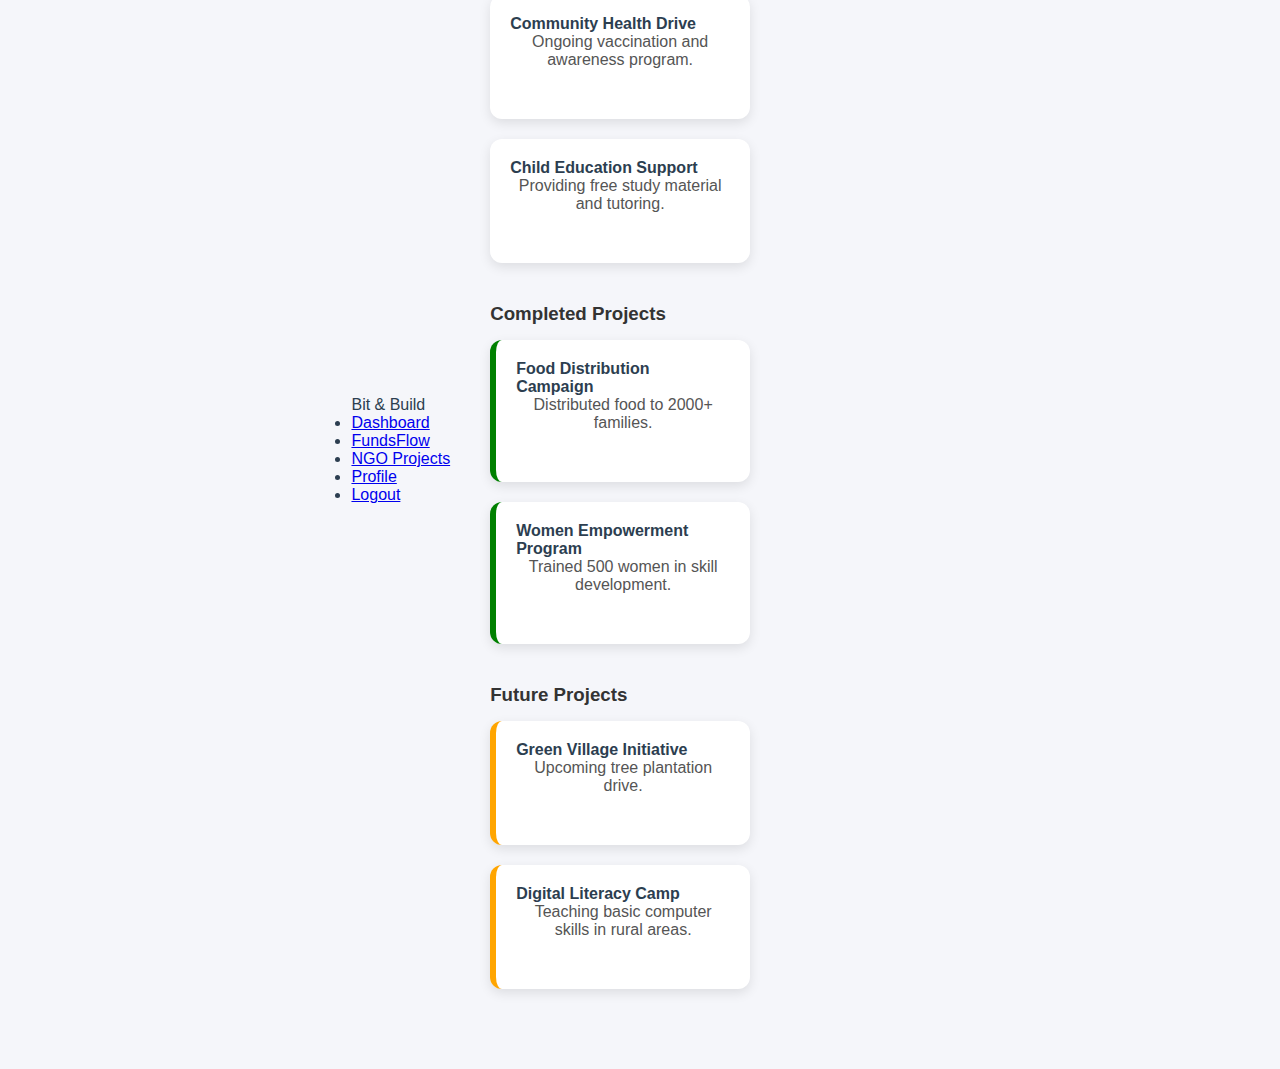
<file: ngo.html>
<!DOCTYPE html>
<html lang="en">
<head>
  <meta charset="UTF-8">
  <meta name="viewport" content="width=device-width, initial-scale=1.0">
  <title>NGO Projects - Bit and Build</title>
  <link rel="stylesheet" href="style.css">
</head>
<body>
  <nav class="navbar">
    <div class="logo">Bit & Build</div>
    <ul class="nav-links">
      <li><a href="#">Dashboard</a></li>
      <li><a href="#">FundsFlow</a></li>
      <li><a href="#" class="active">NGO Projects</a></li>
      <li><a href="#">Profile</a></li>
      <li><a href="#">Logout</a></li>
    </ul>
  </nav>

  <div class="ngo-container">
    <h2>NGO Projects</h2>
    <p>Explore Present, Completed, and Future NGO Initiatives</p>

    <!-- Present Projects -->
    <section>
      <h3>Present Projects</h3>
      <div class="project-grid">
        <div class="project-card">
            <a href="comhealth.html" class="category-card"></a>
          <h4>Community Health Drive</h4>
          <p>Ongoing vaccination and awareness program.</p>
        </div>
        <div class="project-card">
             <a href="child.html" class="category-card"></a>
          <h4>Child Education Support</h4>
          <p>Providing free study material and tutoring.</p>
        </div>
      </div>
    </section>

    <!-- Completed Projects -->
    <section>
      <h3>Completed Projects</h3>
      <div class="project-grid">
        <div class="project-card completed">
          <h4>Food Distribution Campaign</h4>
          <p>Distributed food to 2000+ families.</p>
        </div>
        <div class="project-card completed">
          <h4>Women Empowerment Program</h4>
          <p>Trained 500 women in skill development.</p>
        </div>
      </div>
    </section>

    <!-- Future Projects -->
    <section>
      <h3>Future Projects</h3>
      <div class="project-grid">
        <div class="project-card future">
          <h4>Green Village Initiative</h4>
          <p>Upcoming tree plantation drive.</p>
        </div>
        <div class="project-card future">
          <h4>Digital Literacy Camp</h4>
          <p>Teaching basic computer skills in rural areas.</p>
        </div>
      </div>
    </section>
  </div>
   <script src="bnb.js/ngo.js"></script>
</body>
</html>
</file>
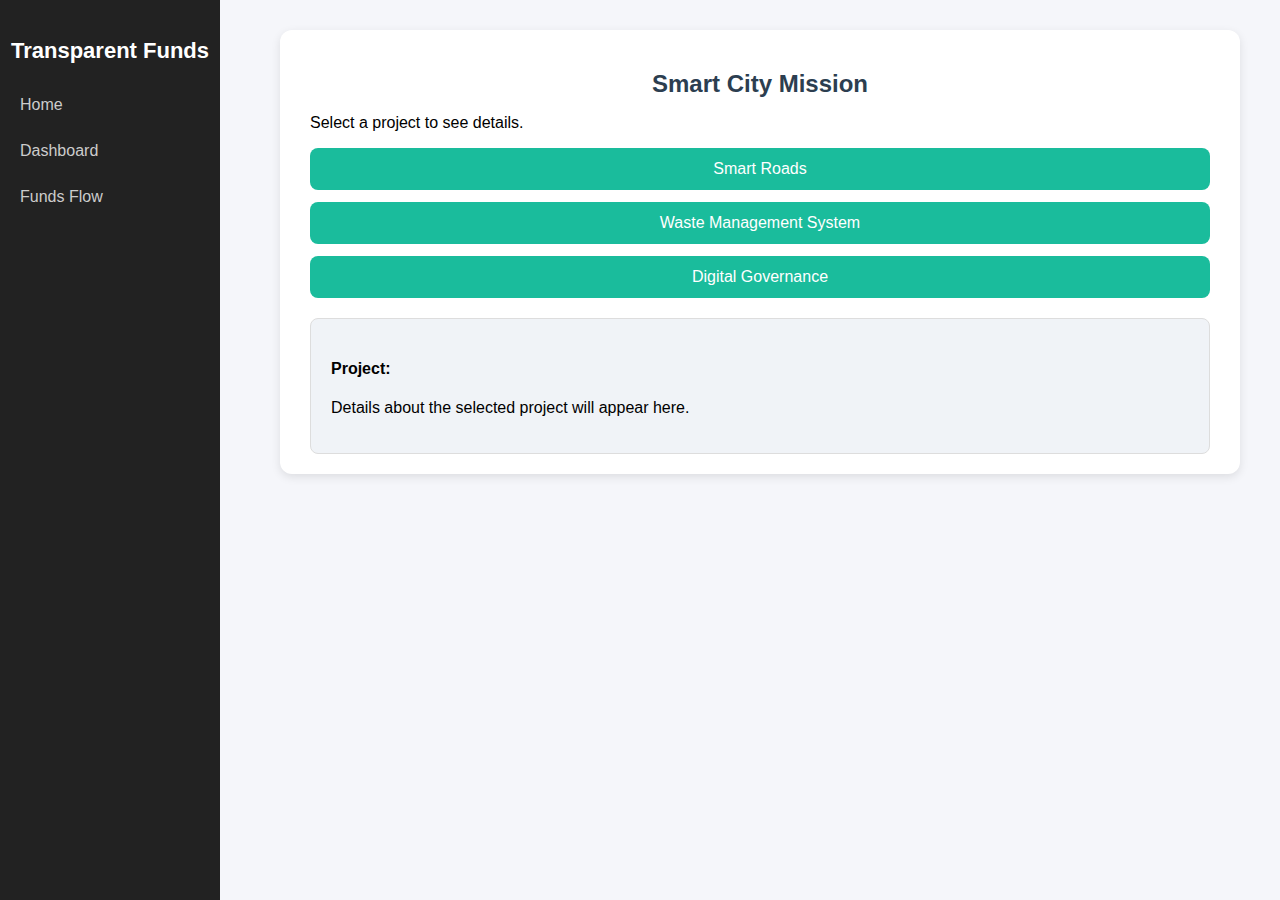
<file: smrt.html>
<!DOCTYPE html>
<html lang="en">
<head>
  <meta charset="UTF-8">
  <meta name="viewport" content="width=device-width, initial-scale=1.0">
  <title>Smart City Mission - Government Project</title>
  <style>
    body {
      font-family: Arial, sans-serif;
      background: #f5f6fa;
      margin: 0;
      padding: 0;
    }

    /* Sidebar */
    .sidebar {
      position: fixed;
      top: 0;
      left: 0;
      width: 220px;
      height: 100%;
      background: #222;
      padding-top: 20px;
      color: #fff;
    }
    .sidebar h2 {
      text-align: center;
      margin-bottom: 20px;
      font-size: 22px;
    }
    .sidebar a {
      display: block;
      padding: 12px 20px;
      color: #ccc;
      text-decoration: none;
      margin: 4px 0;
      border-radius: 5px;
    }
    .sidebar a.active, .sidebar a:hover {
      background: #3498db;
      color: #fff;
    }

    /* Main Content */
    .content {
      margin-left: 240px;
      padding: 30px;
    }
    .card {
      background: #fff;
      padding: 20px 30px;
      border-radius: 12px;
      box-shadow: 0 3px 10px rgba(0,0,0,0.1);
      max-width: 900px;
      margin: auto;
    }
    .card h2 {
      text-align: center;
      color: #2c3e50;
      margin-bottom: 10px;
    }

    /* Button Group */
    .btn-group {
      display: flex;
      flex-direction: column;
      gap: 12px;
      margin-bottom: 20px;
    }
    .btn-group button {
      background: #1abc9c;
      border: none;
      padding: 12px;
      border-radius: 8px;
      color: white;
      font-size: 16px;
      cursor: pointer;
      transition: 0.3s;
    }
    .btn-group button:hover {
      background: #16a085;
    }

    /* Details Section */
    .details {
      margin-top: 20px;
      padding: 20px;
      border: 1px solid #ddd;
      border-radius: 8px;
      background: #f0f3f7;
    }

    /* Flowchart */
    .flowchart {
      display: flex;
      justify-content: space-between;
      margin: 20px 0;
    }
    .step {
      text-align: center;
      flex: 1;
    }
    .circle {
      width: 40px;
      height: 40px;
      margin: auto;
      border-radius: 50%;
      background: #bdc3c7;
      line-height: 40px;
      color: #fff;
      font-weight: bold;
    }
    .step.active .circle {
      background: #16a085;
    }

    /* Timeline */
    .timeline {
      margin: 20px 0;
      padding: 15px;
      background: #fff;
      border-radius: 8px;
      border: 1px solid #ddd;
    }
    .timeline p {
      margin: 8px 0;
      font-size: 14px;
    }

    /* Feedback */
    .feedback {
      margin-top: 15px;
    }
    .feedback textarea {
      width: 100%;
      padding: 10px;
      border-radius: 6px;
      border: 1px solid #ddd;
      margin-bottom: 10px;
    }
    .feedback button {
      background: #16a085;
      color: white;
      border: none;
      padding: 10px 15px;
      border-radius: 6px;
      cursor: pointer;
    }
    .feedback button:hover {
      background: #138d75;
    }
  </style>
</head>
<body>
  <!-- Sidebar -->
  <div class="sidebar">
    <h2>Transparent Funds</h2>
    <a href="index.html">Home</a>
    <a href="dashboard.html">Dashboard</a>
    <a href="fundsflow.html">Funds Flow</a>
  </div>

  <!-- Main Content -->
  <div class="content">
    <div class="card">
      <h2>Smart City Mission</h2>
      <p>Select a project to see details.</p>

      <div class="btn-group">
        <button onclick="showDetails('Smart Roads')">Smart Roads</button>
        <button onclick="showDetails('Waste Management System')">Waste Management System</button>
        <button onclick="showDetails('Digital Governance')">Digital Governance</button>
      </div>

      <div class="details" id="details">
        <h4>Project:</h4>
        <p>Details about the selected project will appear here.</p>
      </div>
    </div>
  </div>

  <script>
    function showDetails(project) {
      const detailsBox = document.getElementById("details");
      let allocated = 0, spent = 0, date = "-", step = 0, logs = [];

      if (project === "Smart Roads") {
        allocated = 500000; spent = 300000; date = "2025-08-20"; step = 5;
        logs = [
          "2025-07-30 → Proposal approved by State Urban Development Dept.",
          "2025-08-05 → Verified by Ministry of Urban Affairs.",
          "2025-08-10 → ₹5,00,000 sanctioned for Smart Roads.",
          "2025-08-15 → ₹3,00,000 spent on sensor-enabled streetlights.",
          "2025-08-20 → Proof of implementation uploaded."
        ];
      } else if (project === "Waste Management System") {
        allocated = 400000; spent = 150000; date = "2025-09-01"; step = 4;
        logs = [
          "2025-08-10 → Proposal approved by City Council.",
          "2025-08-15 → Verified by State Environmental Dept.",
          "2025-08-25 → ₹4,00,000 sanctioned for Waste Management.",
          "2025-09-01 → ₹1,50,000 spent on smart bins & collection vehicles."
        ];
      } else if (project === "Digital Governance") {
        allocated = 350000; spent = 100000; date = "2025-09-05"; step = 3;
        logs = [
          "2025-08-18 → Proposal submitted to Govt. of India.",
          "2025-08-25 → ₹3,50,000 sanctioned for Digital Governance platform.",
          "2025-09-05 → ₹1,00,000 spent on citizen portal development."
        ];
      }

      // Flowchart
      const stages = ["Accepted","Verified","Allocated","Transferred","Utilized","Proof Uploaded","Completed"];
      let flowHTML = '<div class="flowchart">';
      stages.forEach((stage, i) => {
        flowHTML += `
          <div class="step ${i < step ? 'active' : ''}">
            <div class="circle">${i+1}</div>
            <p>${stage}</p>
          </div>
        `;
      });
      flowHTML += '</div>';

      // Timeline
      let logHTML = '<div class="timeline">';
      logs.forEach(item => {
        logHTML += <p>📌 ${item}</p>;
      });
      logHTML += '</div>';

      // Render
      detailsBox.innerHTML = `
        <h4>Project: ${project}</h4>
        <p><strong>Allocated:</strong> ₹${allocated}</p>
        <p><strong>Spent:</strong> ₹${spent}</p>
        <p><strong>Remaining:</strong> ₹${allocated - spent}</p>
        <p><strong>Fund sanctioned at:</strong> ${date}</p>
        ${flowHTML}
        ${logHTML}
        <div class="feedback">
          <h4>Feedback</h4>
          <textarea id="feedbackText" placeholder="Enter your feedback..."></textarea>
          <button onclick="submitFeedback('${project}')">Submit Feedback</button>
        </div>
      `;
    }

    function submitFeedback(project) {
      const textarea = document.getElementById("feedbackText");
      if (textarea.value.trim()) {
        alert("✅ Feedback for " + project + " submitted:\n" + textarea.value);
        textarea.value = "";
      } else {
        alert("⚠ Please enter feedback before submitting.");
      }
    }
  </script>
</body>
</html>
</file>
<file: style.css>
/* Global Reset */
* { margin: 0; padding: 0; box-sizing: border-box; }

body {
      font-family: Arial, sans-serif;
      margin: 0;
      padding: 0;
      background: #f5f6fa;
      color: #2c3e50;
    }

    /* Sidebar */
    .sidebar {
      position: fixed;
      top: 0;
      left: 0;
      width: 220px;
      height: 100%;
      background: #222;
      padding-top: 20px;
      color: #fff;
    }
    .sidebar h2 {
      text-align: center;
      margin-bottom: 20px;
      font-size: 22px;
    }
    .sidebar a {
      display: block;
      padding: 12px 20px;
      color: #ccc;
      text-decoration: none;
      margin: 4px 0;
      border-radius: 5px;
    }
    .sidebar a.active, .sidebar a:hover {
      background: #16a085;
      color: #fff;
    }

    /* Main */
    .content {
      margin-left: 240px;
      padding: 30px;
    }
    h1 {
      text-align: center;
      color: #2c3e50;
    }

    .search-box {
      display: flex;
      justify-content: center;
      margin: 20px 0;
    }
    .search-box input {
      width: 300px;
      padding: 10px;
      border: 1px solid #ddd;
      border-radius: 6px 0 0 6px;
      outline: none;
    }
    .search-box button {
      padding: 10px 15px;
      border: none;
      background: #16a085;
      color: #fff;
      border-radius: 0 6px 6px 0;
      cursor: pointer;
    }
    .search-box button:hover {
      background: #138d75;
    }

    /* Cards */
    .card-container {
      display: flex;
      justify-content: center;
      gap: 20px;
      flex-wrap: wrap;
    }
    .card {
      background: #fff;
      border-radius: 12px;
      padding: 20px;
      width: 250px;
      text-align: center;
      box-shadow: 0 3px 10px rgba(0,0,0,0.1);
      transition: 0.3s;
    }
    .card h3 {
      color: #16a085;
    }
    .card:hover {
      transform: translateY(-5px);
      box-shadow: 0 5px 15px rgba(0,0,0,0.2);
    }

/* Hero Section */
.hero {
  text-align: center;
  padding: 80px 20px;
  background: linear-gradient(to right, #e8f4f8, #fdfdfd); /* soft blue gradient */
  color: #2c3e50;
}
.hero h1 { font-size: 40px; margin-bottom: 15px; }
.hero p { font-size: 18px; margin-bottom: 25px; color: #555; }
.hero .btn {
  padding: 12px 25px; 
  background: #007b83; 
  color: #fff;
  text-decoration: none; 
  font-weight: bold; 
  border-radius: 8px;
  transition: 0.3s;
}
.hero .btn:hover { background: #009d9d; }

/* About Section */
.about {
  padding: 60px 20px;
  max-width: 900px;
  margin: auto;
  text-align: center;
}
.about h2 { font-size: 28px; margin-bottom: 20px; color: #007b83; }
.about p { font-size: 18px; line-height: 1.6; color: #444; }

/* Footer */
footer {
  text-align: center;
  padding: 20px;
  background: #f2f2f2;
  color: #555;
  font-size: 14px;
  margin-top: 40px;
  border-top: 1px solid #e0e0e0;
}

/* login */
body {
  display: flex;
  justify-content: center;   /* horizontal center */
  align-items: center;       /* vertical center */
  height: 100vh;             /* full viewport height */
  margin: 0;
}

.login-container {
  background-color: #fff;
  padding: 40px;
  border-radius: 10px;
  box-shadow: 0 0 15px rgba(0,0,0,0.1);
  width: 350px;
  text-align: center;
}

.login-container h2 {
  margin-bottom: 25px;
  color: #333;
}

.login-container input {
  width: 100%;
  padding: 12px 15px;
  margin: 10px 0;
  border: 1px solid #ccc;
  border-radius: 5px;
}

.login-container button {
  width: 100%;
  padding: 12px;
  margin-top: 15px;
  background-color: #007bff;
  color: #fff;
  border: none;
  border-radius: 5px;
  cursor: pointer;
}

.login-container button:hover {
  background-color: #0056b3;
}

.login-container a {
  display: block;
  margin-top: 10px;
  color: #007bff;
  text-decoration: none;
}

.login-container a:hover {
  text-decoration: underline;
}
/* dashboard */
.card {
  background: #fff;
  padding: 25px;
  border-radius: 12px;
  box-shadow: 0 4px 12px rgba(0,0,0,0.1);
  width: 400px;
  transition: transform 0.2s ease;
}

.card:hover {
  transform: translateY(-5px);
}

/* Card title */
.card h2 {
  margin-bottom: 15px;
  font-size: 1.3rem;
  color: #444;
  border-bottom: 2px solid #eee;
  padding-bottom: 8px;
}

/* Details text */
.card p {
  margin-bottom: 12px;
  font-size: 1rem;
  color: #555;
}

.card p strong {
  color: #000;
}

/* Role-based message */
.role-message {
  margin-top: 15px;
  padding: 12px;
  border-radius: 8px;
  font-size: 0.95rem;
}

.role-admin {
  background: #e6f0ff;
  color: #003366;
  border-left: 5px solid #0059b3;
}

.role-institution {
  background: #e8f8f1;
  color: #004d33;
  border-left: 5px solid #009966;
}

.role-user {
  background: #fff5e6;
  color: #663300;
  border-left: 5px solid #ff9900;
}

.project {
  border: 1px solid #ddd;
  padding: 15px;
  margin: 10px 0;
  border-radius: 8px;
  background: #fafafa;
}

.project h3 {
  margin-bottom: 8px;
  color: #333;
}

.project input {
  margin: 5px 0;
  padding: 6px;
}
/* fundsflow */

/* FundsFlow Section */
.fundsflow {
  text-align: center;
  padding: 60px 20px;
}

.fundsflow h1 {
  font-size: 32px;
  color: #1e2a38;
  margin-bottom: 10px;
}

.fundsflow p {
  font-size: 18px;
  color: #555;
  margin-bottom: 25px;
}

/* Search Bar */
.search-bar {
  margin: 20px auto 40px;
  display: flex;
  justify-content: center;
  gap: 10px;
}

.search-bar input {
  width: 320px;
  padding: 12px 15px;
  border: 2px solid #ccc;
  border-radius: 8px;
  font-size: 16px;
}

.search-bar button {
  padding: 12px 20px;
  background: #007bff;
  color: white;
  font-size: 16px;
  font-weight: bold;
  border: none;
  border-radius: 8px;
  cursor: pointer;
  transition: 0.3s;
}

.search-bar button:hover {
  background: #0056b3;
}

/* Projects Grid */
.projects-grid {
  display: flex;
  justify-content: center;
  gap: 25px;
  flex-wrap: wrap;
}

.project-card {
  background: #fff;
  border-radius: 12px;
  box-shadow: 0 4px 10px rgba(0,0,0,0.08);
  padding: 25px;
  width: 260px;
  transition: transform 0.3s, box-shadow 0.3s;
}

.project-card:hover {
  transform: translateY(-6px);
  box-shadow: 0 6px 16px rgba(0,0,0,0.12);
}

.project-card h2 {
  color: #007bff;
  margin-bottom: 10px;
}

.project-card p {
  color: #444;
}

/* government */

.-container {
  padding: 40px;
}

.-container h2 {
  color: #007bff;
  margin-bottom: 10px;
  text-align: center;
}

.-container p {
  margin-bottom: 30px;
  color: #555;
  text-align: center;
}

section {
  margin-bottom: 40px;
}

section h3 {
  margin-bottom: 15px;
  color: #333;
}

.project-grid {
  display: grid;
  grid-template-columns: repeat(auto-fill, minmax(250px, 1fr));
  gap: 20px;
}

.project-card {
  background: white;
  padding: 20px;
  border-radius: 12px;
  box-shadow: 0px 4px 12px rgba(0,0,0,0.1);
  transition: 0.3s;
}

.project-card:hover {
  transform: translateY(-5px);
  box-shadow: 0px 6px 15px rgba(0,0,0,0.2);
}

.project-card.completed {
  border-left: 6px solid green;
}

.project-card.future {
  border-left: 6px solid orange;
}

/* institution*/
.project-section {
  margin: 30px auto;
  max-width: 1000px;
  padding: 0 20px;
}

.project-section h2 {
  margin-bottom: 20px;
  color: #006633;
}

.card-container {
  display: flex;
  flex-wrap: wrap;
  gap: 20px;
}

.card {
  background: #fff;
  padding: 20px;
  border-radius: 10px;
  box-shadow: 0 4px 8px rgba(0,0,0,0.1);
  flex: 1 1 calc(50% - 20px);
  transition: transform 0.2s;
}

.card:hover {
  transform: translateY(-5px);
}

/* ngo */
.ngo-container {
  padding: 40px;
}

.ngo-container h2 {
  color: #007bff;
  margin-bottom: 10px;
  text-align: center;
}

.ngo-container p {
  margin-bottom: 30px;
  color: #555;
  text-align: center;
}

section {
  margin-bottom: 40px;
}

section h3 {
  margin-bottom: 15px;
  color: #333;
}

.project-grid {
  display: grid;
  grid-template-columns: repeat(auto-fill, minmax(250px, 1fr));
  gap: 20px;
}

.project-card {
  background: white;
  padding: 20px;
  border-radius: 12px;
  box-shadow: 0px 4px 12px rgba(0,0,0,0.1);
  transition: 0.3s;
}

.project-card:hover {
  transform: translateY(-5px);
  box-shadow: 0px 6px 15px rgba(0,0,0,0.2);
}

.project-card.completed {
  border-left: 6px solid green;
}

.project-card.future {
  border-left: 6px solid orange;
}
/* comhealth */
/* Heading */
#community-health-details h2 {
  color: #E91E63; /* Pinkish for NGO theme */
  margin-bottom: 15px;
}

/* Project info */
#community-info p {
  margin: 6px 0;
  font-size: 14px;
}

/* Fund flow section */
#community-funds {
  margin-top: 20px;
}

#community-funds h3 {
  margin-bottom: 10px;
  color: #9C27B0; /* Deep purple for charts */
  font-size: 16px;
}

/* Project progress */
#community-progress {
  margin-top: 20px;
}

#community-progress h3 {
  margin-bottom: 10px;
  color: #FF9800; /* Orange for progress heading */
  font-size: 16px;
}

#community-progress ul {
  list-style-type: disc;
  margin-left: 20px;
  font-size: 14px;
}

#community-progress ul li {
  margin-bottom: 6px;
}

/* Chart canvas styling */
#communityFundChart {
  display: block;
  margin: 20px auto;
  max-width: 400px;
}
</file>
